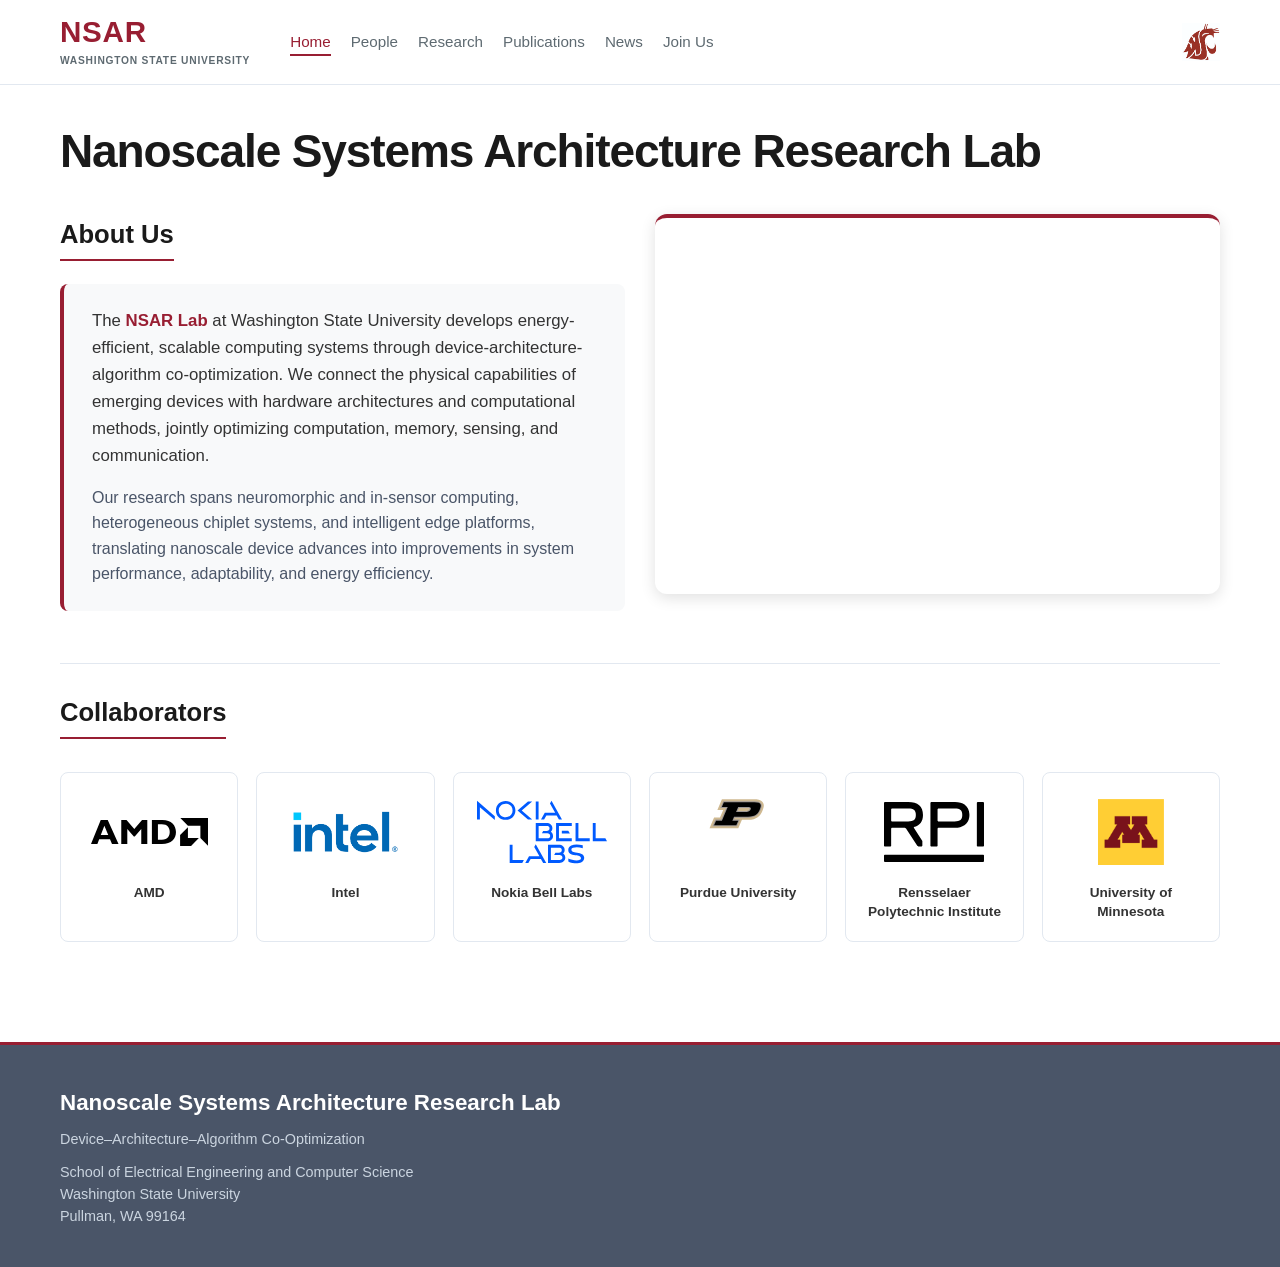
<file: index.html>
<!DOCTYPE html>
<html lang="en">
<head>
    <meta charset="UTF-8">
    <meta name="viewport" content="width=device-width, initial-scale=1.0">
    <title>Home | NSAR Lab | Washington State University</title>
    <meta name="description" content="The NSAR Lab at Washington State University co-optimizes devices, architectures, and algorithms for energy-efficient, scalable computing systems.">
    <link rel="stylesheet" href="styles.css">
</head>
<body>

    
<nav class="navbar">
    <div class="nav-container">
        
        
        <div class="nav-left">
            <div class="logo">
                <span class="lab-title" title="Nanoscale Systems Architecture Research Lab">NSAR</span>
                <span class="uni-title">WASHINGTON STATE UNIVERSITY</span>
            </div>
            <ul class="nav-links">
                <li><a href="index.html" class="active" aria-current="page">Home</a></li>
                <li><a href="people.html">People</a></li>
                <li><a href="research.html">Research</a></li>
                <li><a href="publications.html">Publications</a></li>
                <li><a href="news.html">News</a></li>
                <li><a href="join-us.html">Join Us</a></li>
            </ul>
        </div>

        
        <div class="nav-right">
            <img src="./images/wsu-logo.png" alt="WSU Logo" class="wsu-logo">
        </div>

    </div>
</nav>

    
    <main class="main-content">
        <h1 class="page-title home-title">Nanoscale Systems Architecture Research Lab</h1>

        
        <div class="home-layout">
            
            
            <div class="left-content">
                <section class="home-section">
                    <h2 class="section-heading">About Us</h2>
                    <div class="home-intro">
                        <p class="intro-text">
                            The <strong>NSAR Lab</strong> at Washington State University develops energy-efficient, scalable computing systems through device-architecture-algorithm co-optimization. We connect the physical capabilities of emerging devices with hardware architectures and computational methods, jointly optimizing computation, memory, sensing, and communication.
                        </p>
                        <p>
                            Our research spans neuromorphic and in-sensor computing, heterogeneous chiplet systems, and intelligent edge platforms, translating nanoscale device advances into improvements in system performance, adaptability, and energy efficiency.
                        </p>
                    </div>
                </section>

            </div>


            <div class="right-content">
                <div class="image-slider">
                    <img src="./images/wsu.jpeg" alt="WSU Campus View" class="slide-img img-1">
                    <img src="./images/seh.jpeg" alt="Schweitzer Engineering Hall" class="slide-img img-2">
                    <img src="./images/EEME_Exterior-View-e1717535762821.jpeg" alt="Voiland College of Engineering and Architecture" class="slide-img img-3">
                </div>
            </div>

        </div>
        <section class="collaborators-section" aria-labelledby="collaborators-heading">
            <h2 class="section-heading" id="collaborators-heading">Collaborators</h2>
            <div class="collaborator-grid">
                <a class="collaborator" href="https://www.amd.com/">
                    <span class="collaborator-logo"><img class="logo-amd" src="[data-uri]" alt="" width="140" height="34"></span>
                    <span class="collaborator-name">AMD</span>
                </a>
                <a class="collaborator" href="https://www.intel.com/">
                    <span class="collaborator-logo"><img class="logo-intel" src="[data-uri]" alt="" title="Intel logo © Intel Corporation"></span>
                    <span class="collaborator-name">Intel</span>
                </a>
                <a class="collaborator" href="https://www.nokia.com/bell-labs/">
                    <span class="collaborator-logo"><img class="logo-nokia" src="[data-uri]" alt="" width="82" height="40"></span>
                    <span class="collaborator-name">Nokia Bell Labs</span>
                </a>
                <a class="collaborator" href="https://www.purdue.edu/">
                    <span class="collaborator-logo"><img class="logo-purdue" src="[data-uri]" alt=""></span>
                    <span class="collaborator-name">Purdue University</span>
                </a>
                <a class="collaborator" href="https://www.rpi.edu/">
                    <span class="collaborator-logo"><img class="logo-rpi" src="[data-uri]" alt="" width="500" height="302"></span>
                    <span class="collaborator-name">Rensselaer Polytechnic Institute</span>
                </a>
                <a class="collaborator" href="https://twin-cities.umn.edu/">
                    <span class="collaborator-logo"><img class="logo-minnesota" src="[data-uri]" alt="" width="190" height="190"></span>
                    <span class="collaborator-name">University of Minnesota</span>
                </a>
            </div>
        </section>
    </main>

    
    <footer class="footer">
        <div class="footer-container">
            <h3 class="footer-title">Nanoscale Systems Architecture Research Lab</h3>
            <p class="footer-slogan">Device–Architecture–Algorithm Co-Optimization</p>
            <p>School of Electrical Engineering and Computer Science</p>
            <p>Washington State University</p>
            <p>Pullman, WA 99164</p>
        </div>
    </footer>

</body>
</html>
</file>
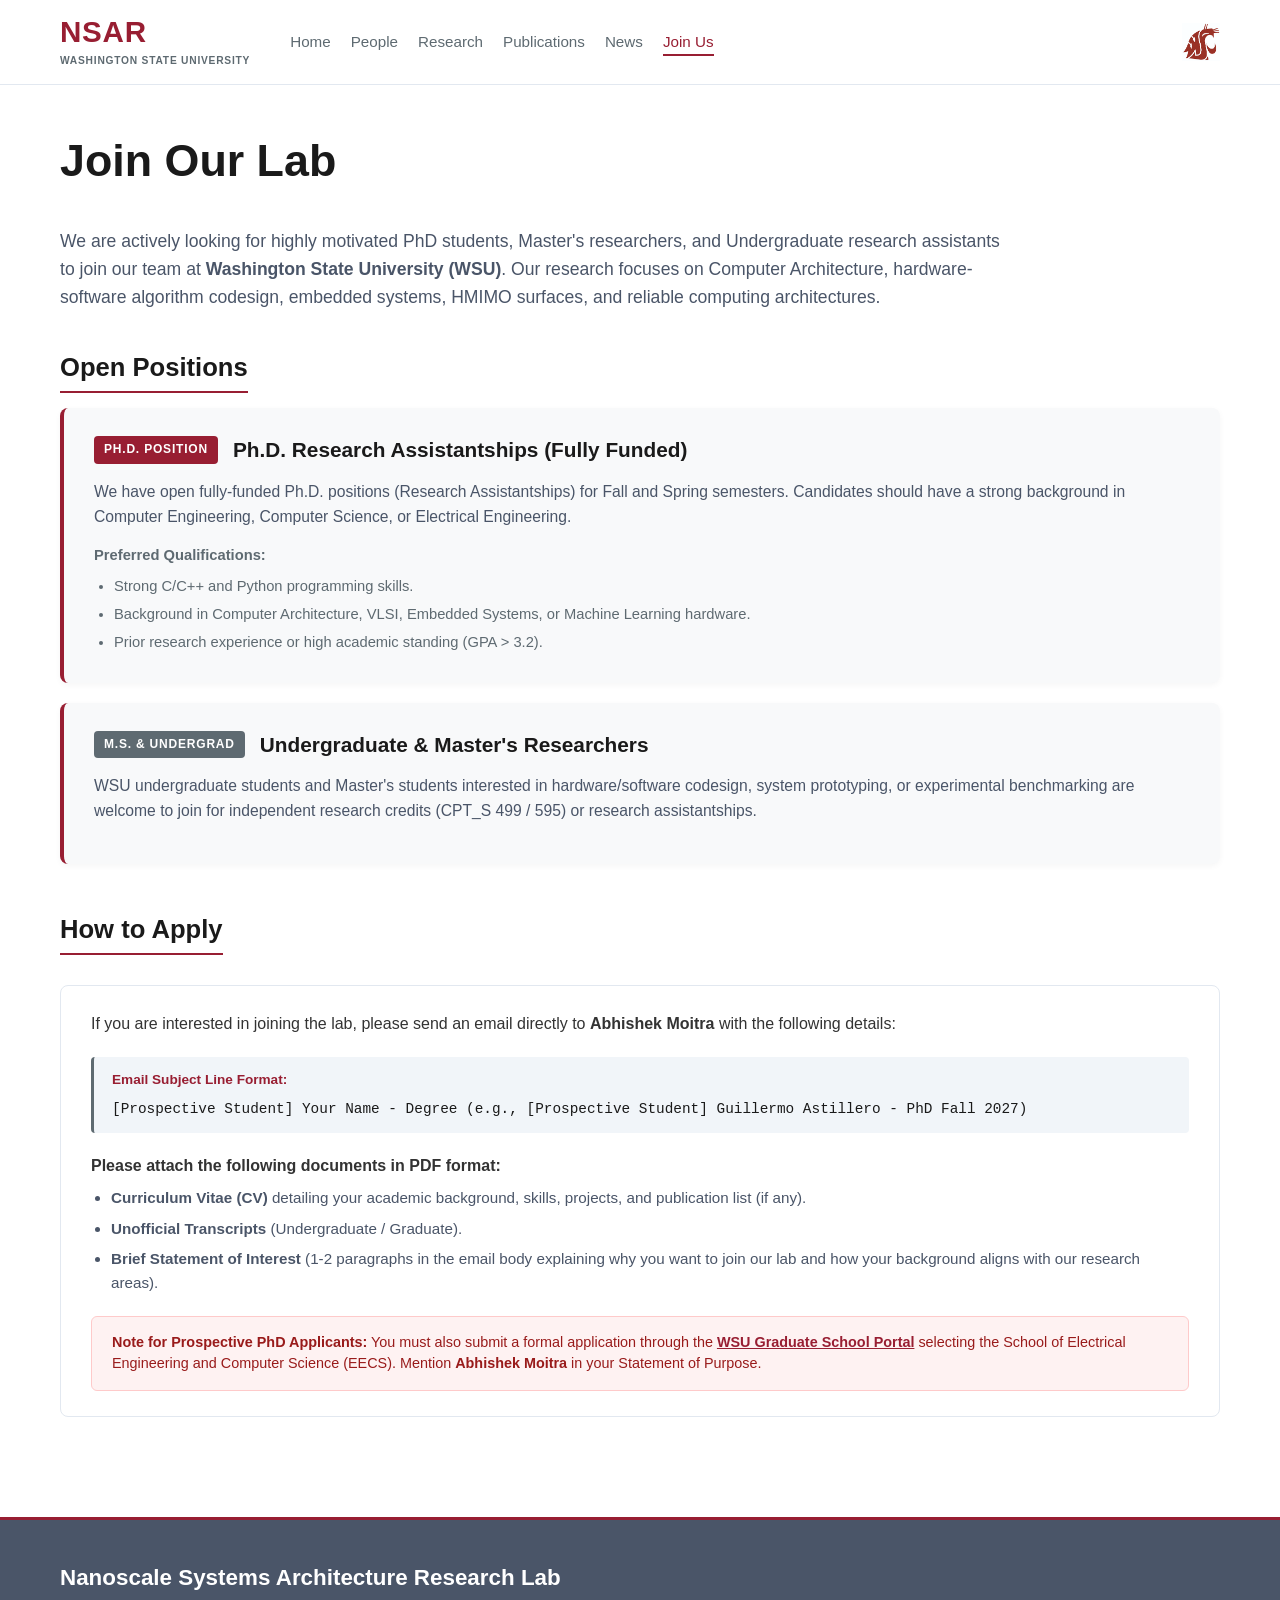
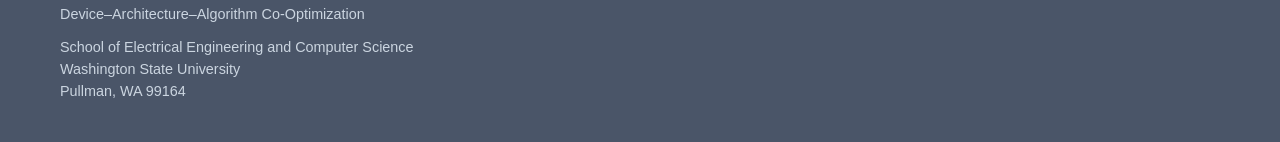
<file: join-us.html>
<!DOCTYPE html>
<html lang="en">
<head>
    <meta charset="UTF-8">
    <meta name="viewport" content="width=device-width, initial-scale=1.0">
    <title>Join Us | NSAR Lab | Washington State University</title>
    <link rel="stylesheet" href="styles.css">
</head>
<body>

    
    <nav class="navbar">
        <div class="nav-container">
            <div class="nav-left">
                <div class="logo">
                    <span class="lab-title" title="Nanoscale Systems Architecture Research Lab">NSAR</span>
                    <span class="uni-title">WASHINGTON STATE UNIVERSITY</span>
                </div>
                <ul class="nav-links">
                    <li><a href="index.html">Home</a></li>
                    <li><a href="people.html">People</a></li>
                    <li><a href="research.html">Research</a></li>
                    <li><a href="publications.html">Publications</a></li>
                    <li><a href="news.html">News</a></li>
                    <li><a href="join-us.html" class="active">Join Us</a></li>
                </ul>
            </div>

            <div class="nav-right">
                <img src="./images/wsu-logo.png" alt="WSU Logo" class="wsu-logo">
            </div>
        </div>
    </nav>

    
    <main class="main-content">
        <h1 class="page-title">Join Our Lab</h1>

        <p class="join-intro">
            We are actively looking for highly motivated PhD students, Master's researchers, and Undergraduate research assistants to join our team at <strong>Washington State University (WSU)</strong>. Our research focuses on Computer Architecture, hardware-software algorithm codesign, embedded systems, HMIMO surfaces, and reliable computing architectures.
        </p>


        <section class="positions-section">
            <h2 class="section-heading">Open Positions</h2>

            <div class="position-card">
                <div class="position-header">
                    <span class="pos-badge phd">Ph.D. Position</span>
                    <h3>Ph.D. Research Assistantships (Fully Funded)</h3>
                </div>
                <p class="pos-desc">
                    We have open fully-funded Ph.D. positions (Research Assistantships) for Fall and Spring semesters. Candidates should have a strong background in Computer Engineering, Computer Science, or Electrical Engineering.
                </p>
                <div class="pos-requirements">
                    <strong>Preferred Qualifications:</strong>
                    <ul>
                        <li>Strong C/C++ and Python programming skills.</li>
                        <li>Background in Computer Architecture, VLSI, Embedded Systems, or Machine Learning hardware.</li>
                        <li>Prior research experience or high academic standing (GPA &gt; 3.2).</li>
                    </ul>
                </div>
            </div>

            <div class="position-card">
                <div class="position-header">
                    <span class="pos-badge ms">M.S. &amp; Undergrad</span>
                    <h3>Undergraduate &amp; Master's Researchers</h3>
                </div>
                <p class="pos-desc">
                    WSU undergraduate students and Master's students interested in hardware/software codesign, system prototyping, or experimental benchmarking are welcome to join for independent research credits (CPT_S 499 / 595) or research assistantships.
                </p>
            </div>
        </section>

        
        <section class="application-guidelines">
            <h2 class="section-heading">How to Apply</h2>
            
            <div class="guidelines-box">
                <p>
                    If you are interested in joining the lab, please send an email directly to <strong>Abhishek Moitra</strong> with the following details:
                </p>

                <div class="subject-format">
                    <span class="format-label">Email Subject Line Format:</span>
                    <code>[Prospective Student] Your Name - Degree (e.g., [Prospective Student] Guillermo Astillero - PhD Fall 2027)</code>
                </div>

                <div class="checklist">
                    <strong>Please attach the following documents in PDF format:</strong>
                    <ul>
                        <li><strong>Curriculum Vitae (CV)</strong> detailing your academic background, skills, projects, and publication list (if any).</li>
                        <li><strong>Unofficial Transcripts</strong> (Undergraduate / Graduate).</li>
                        <li><strong>Brief Statement of Interest</strong> (1-2 paragraphs in the email body explaining why you want to join our lab and how your background aligns with our research areas).</li>
                    </ul>
                </div>

                <div class="important-note">
                    <strong>Note for Prospective PhD Applicants:</strong> You must also submit a formal application through the <a href="https://gradschool.wsu.edu/" target="_blank">WSU Graduate School Portal</a> selecting the School of Electrical Engineering and Computer Science (EECS). Mention <strong>Abhishek Moitra</strong> in your Statement of Purpose.
                </div>
            </div>
        </section>

    </main>

    
    <footer class="footer">
        <div class="footer-container">
            <h3 class="footer-title">Nanoscale Systems Architecture Research Lab</h3>
            <p class="footer-slogan">Device–Architecture–Algorithm Co-Optimization</p>
            <p>School of Electrical Engineering and Computer Science</p>
            <p>Washington State University</p>
            <p>Pullman, WA 99164</p>
        </div>
    </footer>

</body>
</html>
</file>
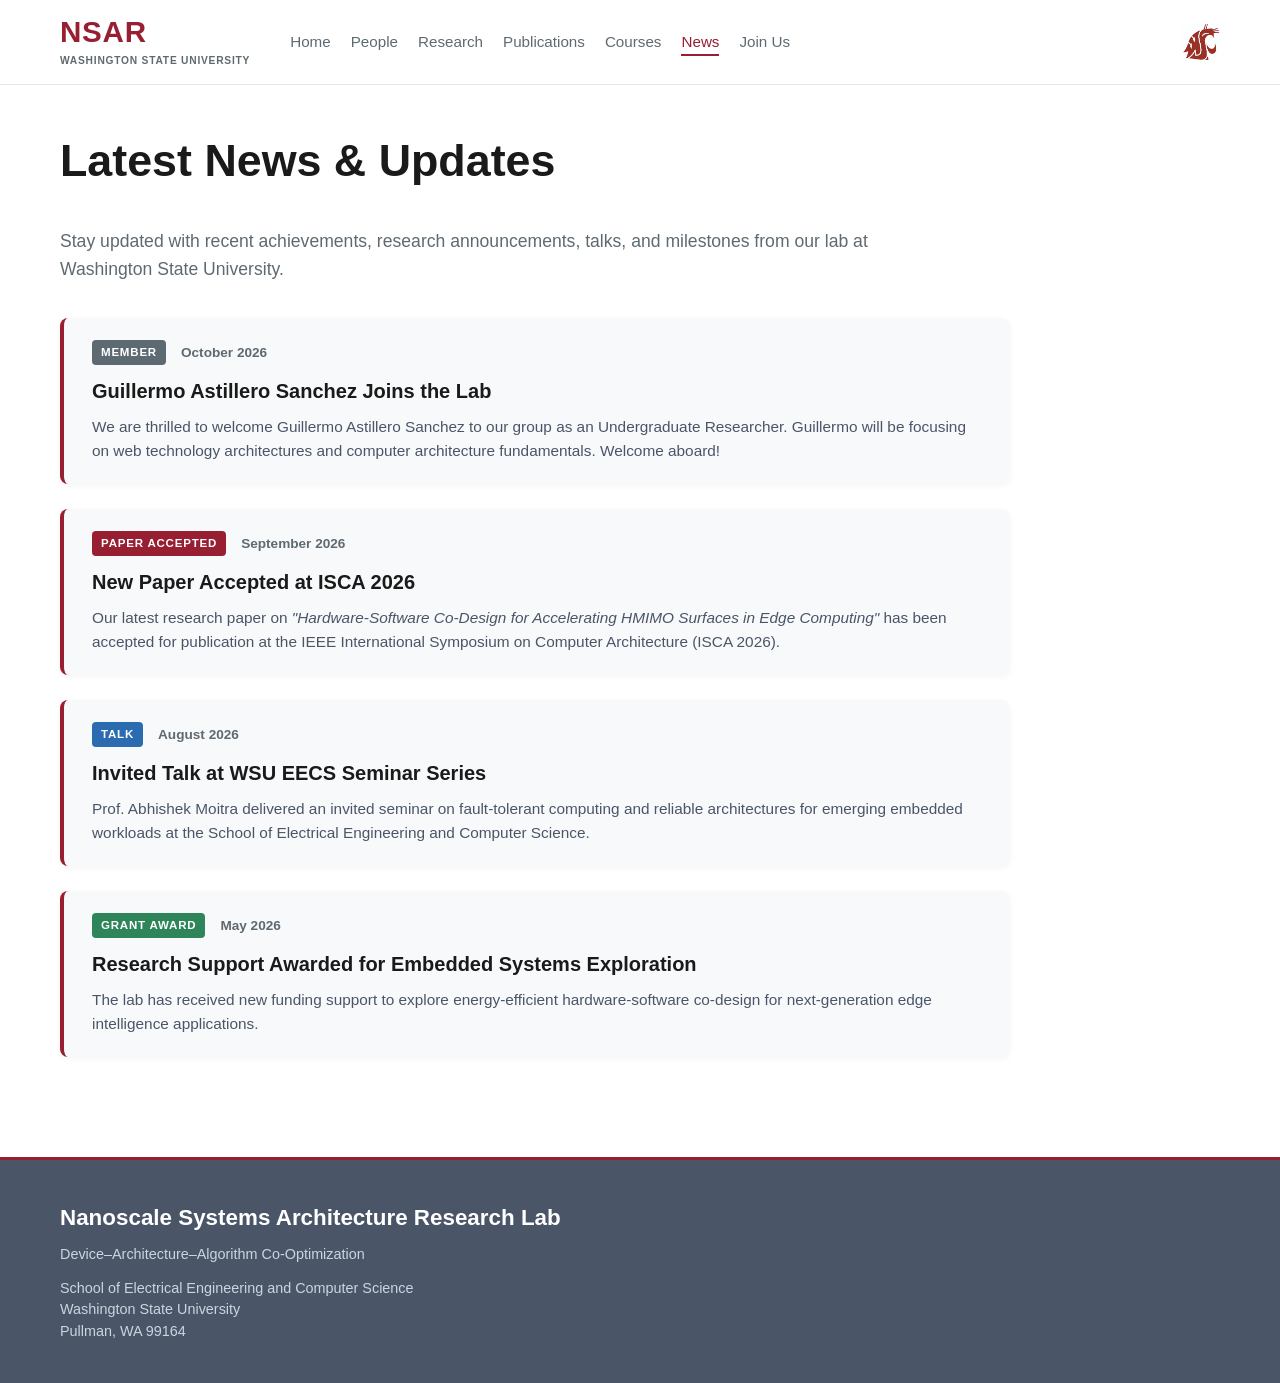
<file: news.html>
<!DOCTYPE html>
<html lang="en">
<head>
    <meta charset="UTF-8">
    <meta name="viewport" content="width=device-width, initial-scale=1.0">
    <title>News | NSAR Lab | Washington State University</title>
    <link rel="stylesheet" href="styles.css">
</head>
<body>

    
    <nav class="navbar">
        <div class="nav-container">
            <div class="nav-left">
                <div class="logo">
                    <span class="lab-title" title="Nanoscale Systems Architecture Research Lab">NSAR</span>
                    <span class="uni-title">WASHINGTON STATE UNIVERSITY</span>
                </div>
                <ul class="nav-links">
                    <li><a href="index.html">Home</a></li>
                    <li><a href="people.html">People</a></li>
                    <li><a href="research.html">Research</a></li>
                    <li><a href="publications.html">Publications</a></li>
                    <li><a href="#">Courses</a></li>
                    <li><a href="news.html" class="active">News</a></li>
                    <li><a href="join-us.html">Join Us</a></li>
                </ul>
            </div>

            <div class="nav-right">
                <img src="./images/wsu-logo.png" alt="WSU Logo" class="wsu-logo">
            </div>
        </div>
    </nav>

    
    <main class="main-content">
        <h1 class="page-title">Latest News &amp; Updates</h1>

        <p class="news-page-intro">
            Stay updated with recent achievements, research announcements, talks, and milestones from our lab at Washington State University.
        </p>

        
        <section class="news-timeline">

            <article class="news-card">
                <div class="news-card-header">
                    <span class="news-badge new-member">Member</span>
                    <span class="news-card-date">October 2026</span>
                </div>
                <h3>Guillermo Astillero Sanchez Joins the Lab</h3>
                <p>
                    We are thrilled to welcome Guillermo Astillero Sanchez to our group as an Undergraduate Researcher. Guillermo will be focusing on web technology architectures and computer architecture fundamentals. Welcome aboard!
                </p>
            </article>

            <article class="news-card">
                <div class="news-card-header">
                    <span class="news-badge paper">Paper Accepted</span>
                    <span class="news-card-date">September 2026</span>
                </div>
                <h3>New Paper Accepted at ISCA 2026</h3>
                <p>
                    Our latest research paper on <em>"Hardware-Software Co-Design for Accelerating HMIMO Surfaces in Edge Computing"</em> has been accepted for publication at the IEEE International Symposium on Computer Architecture (ISCA 2026).
                </p>
            </article>

            <article class="news-card">
                <div class="news-card-header">
                    <span class="news-badge talk">Talk</span>
                    <span class="news-card-date">August 2026</span>
                </div>
                <h3>Invited Talk at WSU EECS Seminar Series</h3>
                <p>
                    Prof. Abhishek Moitra delivered an invited seminar on fault-tolerant computing and reliable architectures for emerging embedded workloads at the School of Electrical Engineering and Computer Science.
                </p>
            </article>

            <article class="news-card">
                <div class="news-card-header">
                    <span class="news-badge grant">Grant Award</span>
                    <span class="news-card-date">May 2026</span>
                </div>
                <h3>Research Support Awarded for Embedded Systems Exploration</h3>
                <p>
                    The lab has received new funding support to explore energy-efficient hardware-software co-design for next-generation edge intelligence applications.
                </p>
            </article>

        </section>
    </main>


    <footer class="footer">
        <div class="footer-container">
            <h3 class="footer-title">Nanoscale Systems Architecture Research Lab</h3>
            <p class="footer-slogan">Device–Architecture–Algorithm Co-Optimization</p>
            <p>School of Electrical Engineering and Computer Science</p>
            <p>Washington State University</p>
            <p>Pullman, WA 99164</p>
        </div>
    </footer>

</body>
</html>
</file>
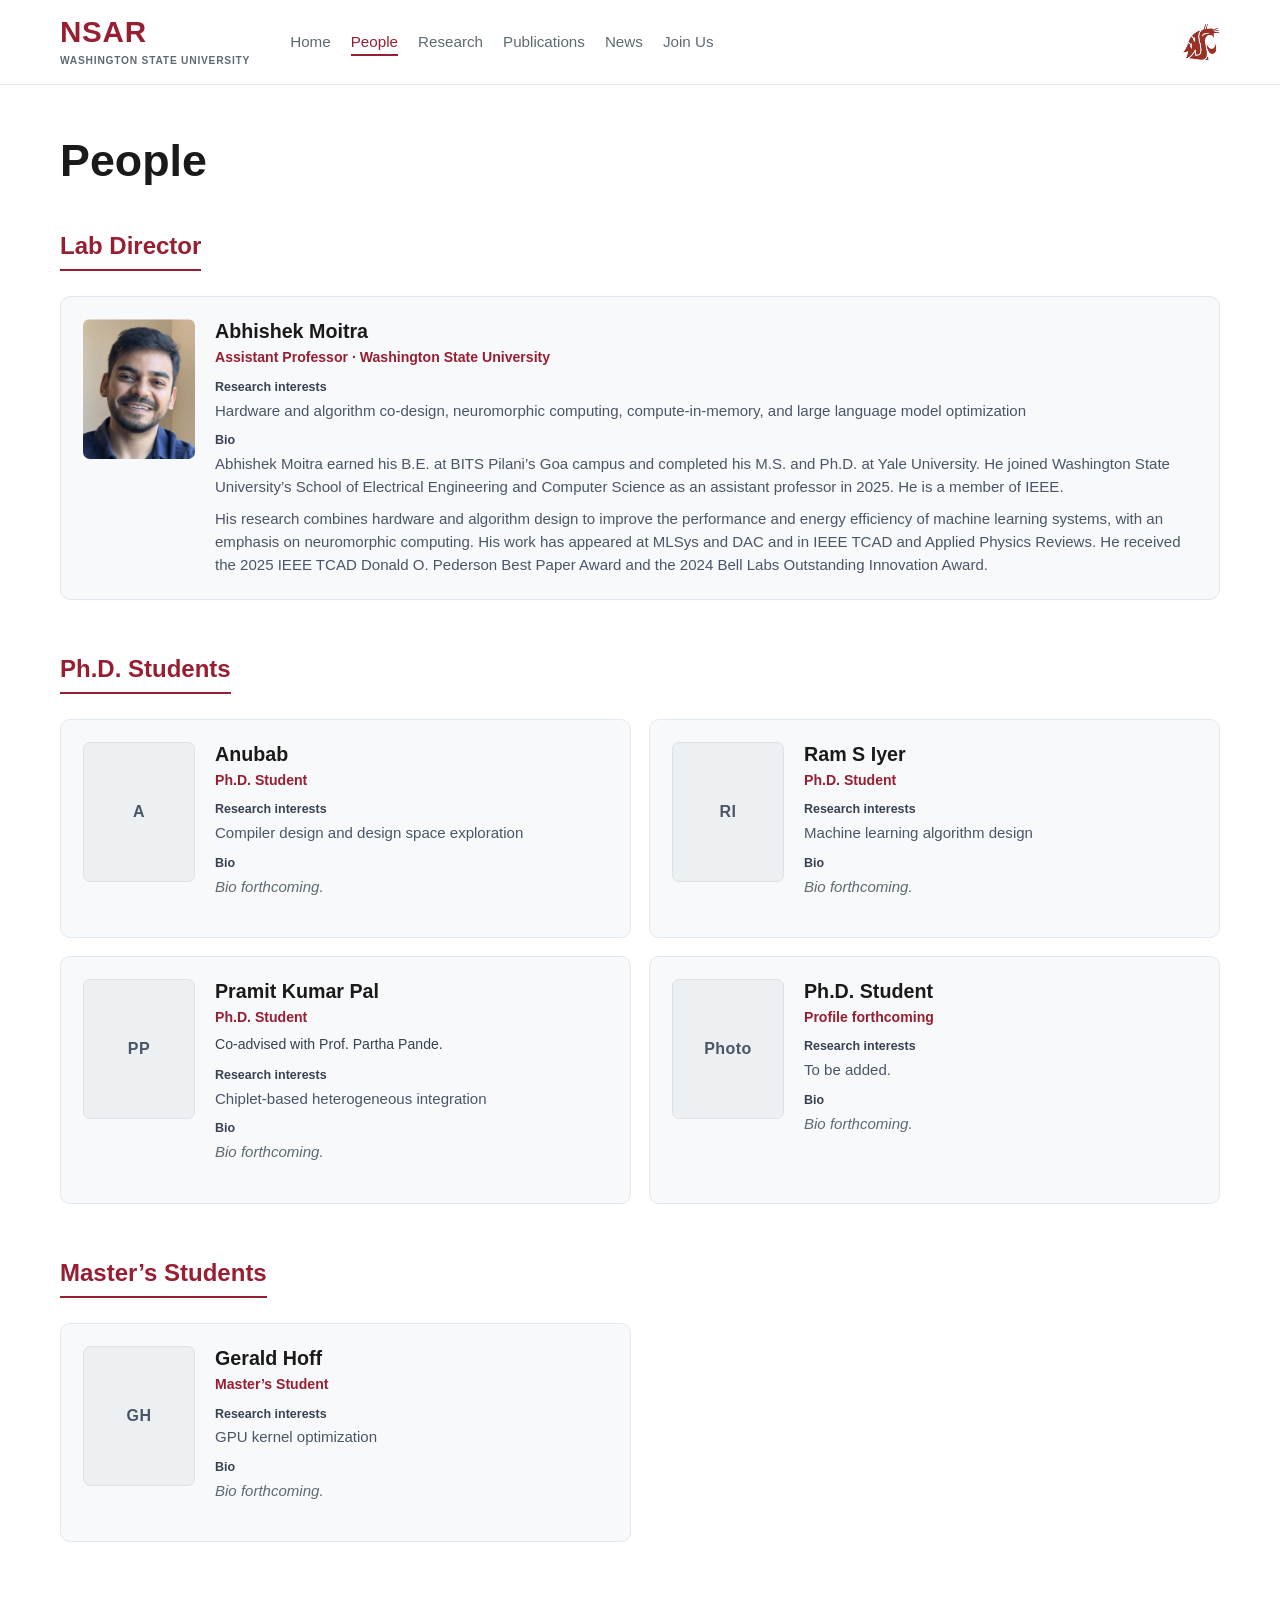
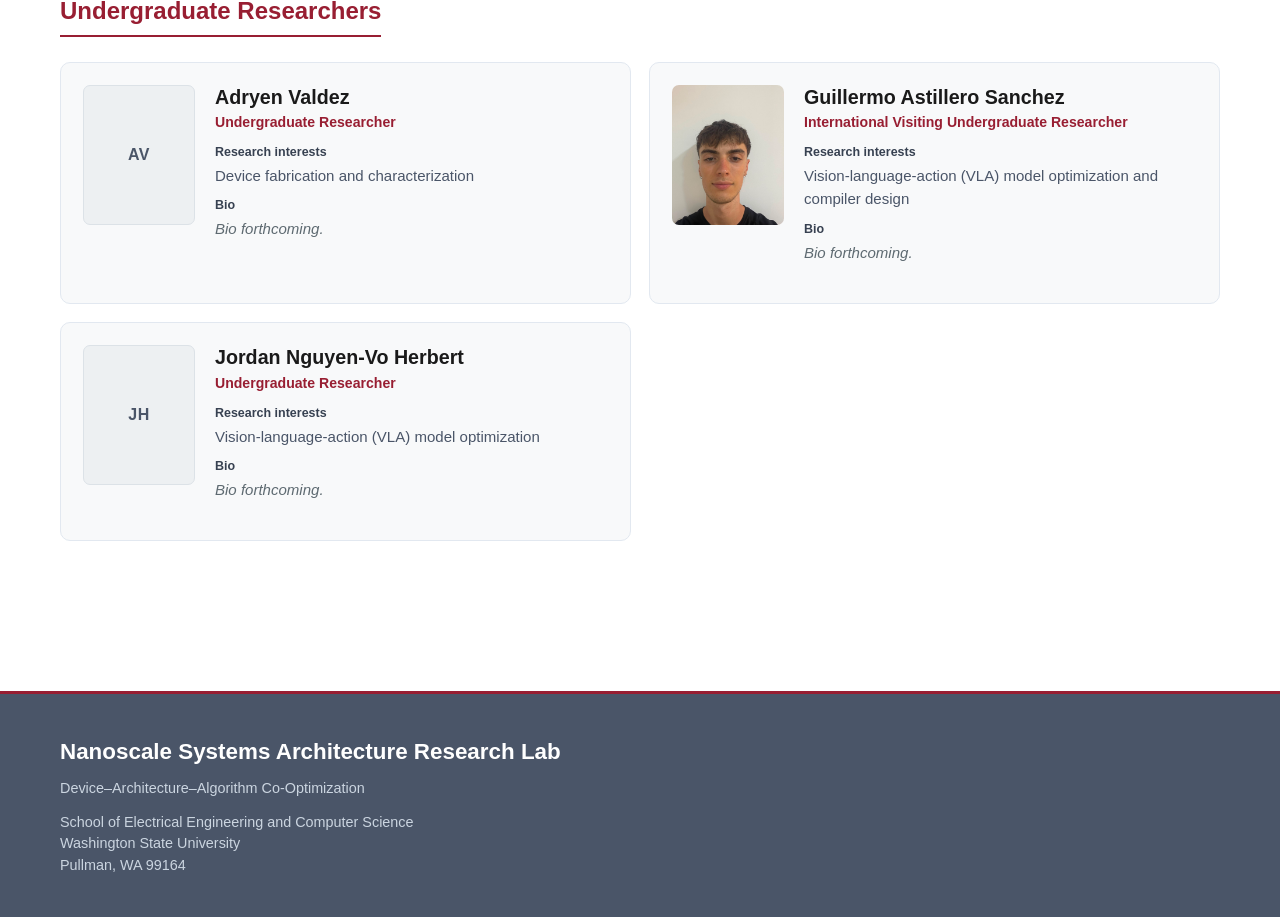
<file: people.html>
<!DOCTYPE html>
<html lang="en">
<head>
    <meta charset="UTF-8">
    <meta name="viewport" content="width=device-width, initial-scale=1.0">
    <title>People | NSAR Lab | Washington State University</title>
    <link rel="stylesheet" href="styles.css">
    <style>
        .people-grid {
            display: grid;
            grid-template-columns: repeat(2, minmax(0, 1fr));
            gap: 18px;
        }

        .profile-card {
            display: grid;
            grid-template-columns: 112px minmax(0, 1fr);
            gap: 20px;
            align-items: start;
            padding: 22px;
            background: #f8f9fa;
            border: 1px solid #e2e8f0;
            border-radius: 10px;
        }

        .profile-card.director { grid-column: 1 / -1; }

        .profile-photo {
            display: block;
            width: 100%;
            height: auto;
            aspect-ratio: 4 / 5;
            border-radius: 7px;
            object-fit: cover;
            object-position: center 35%;
        }

        .profile-photo.placeholder {
            display: grid;
            place-items: center;
            border: 1px solid #dce2e7;
            background: #edf0f2;
            color: #4a5568;
            font-size: 1rem;
            font-weight: 700;
            letter-spacing: 0.03em;
        }

        .profile-details h3 {
            margin-bottom: 4px;
            color: #1a1a1a;
            font-size: 1.23rem;
            line-height: 1.25;
        }

        .profile-role {
            margin-bottom: 10px;
            color: #981e32;
            font-weight: 650;
            font-size: 0.88rem;
            line-height: 1.4;
        }

        .profile-note {
            margin: -4px 0 10px;
            color: #374151;
            font-size: 0.88rem;
        }

        .profile-info dt {
            margin-top: 9px;
            color: #374151;
            font-size: 0.78rem;
            font-weight: 700;
        }

        .profile-info dd {
            margin: 1px 0 0;
            color: #4a5568;
            font-size: 0.94rem;
            line-height: 1.55;
        }

        .profile-info .profile-bio p + p { margin-top: 8px; }
        .profile-info .bio-placeholder {
            min-block-size: 2.7em;
            color: #5e6a71;
            font-style: italic;
        }

        @media (max-width: 960px) {
            .people-grid { grid-template-columns: 1fr; }
        }

        @media (max-width: 500px) {
            .profile-card { grid-template-columns: 70px minmax(0, 1fr); gap: 13px; padding: 15px; }
            .profile-details h3 { font-size: 1.07rem; }
            .profile-photo.placeholder { font-size: 0.87rem; }
        }
    </style>
</head>
<body>

    
<nav class="navbar">
    <div class="nav-container">
        
        
        <div class="nav-left">
            <div class="logo">
                <span class="lab-title" title="Nanoscale Systems Architecture Research Lab">NSAR</span>
                <span class="uni-title">WASHINGTON STATE UNIVERSITY</span>
            </div>
            <ul class="nav-links">
                <li><a href="index.html">Home</a></li>
                <li><a href="people.html" class="active" aria-current="page">People</a></li>
                <li><a href="research.html">Research</a></li>
                <li><a href="publications.html">Publications</a></li>
                <li><a href="news.html">News</a></li>
                <li><a href="join-us.html">Join Us</a></li>
            </ul>
        </div>

        
        <div class="nav-right">
            <img src="./images/wsu-logo.png" alt="WSU Logo" class="wsu-logo">
        </div>

    </div>
</nav>


    <main class="main-content">
        <h1 class="page-title">People</h1>

        <section class="group-section" aria-labelledby="lab-director">
            <h2 id="lab-director">Lab Director</h2>
            <div class="people-grid">
                <article class="profile-card director">
                    <img class="profile-photo" src="images/AbhishekMoitra.jpeg" alt="Abhishek Moitra" width="112" height="140">
                    <div class="profile-details">
                        <h3>Abhishek Moitra</h3>
                        <p class="profile-role">Assistant Professor · Washington State University</p>
                        <dl class="profile-info">
                            <dt>Research interests</dt>
                            <dd>Hardware and algorithm co-design, neuromorphic computing, compute-in-memory, and large language model optimization</dd>
                            <dt>Bio</dt>
                            <dd class="profile-bio">
                                <p>Abhishek Moitra earned his B.E. at BITS Pilani’s Goa campus and completed his M.S. and Ph.D. at Yale University. He joined Washington State University’s School of Electrical Engineering and Computer Science as an assistant professor in 2025. He is a member of IEEE.</p>
                                <p>His research combines hardware and algorithm design to improve the performance and energy efficiency of machine learning systems, with an emphasis on neuromorphic computing. His work has appeared at MLSys and DAC and in IEEE TCAD and Applied Physics Reviews. He received the 2025 IEEE TCAD Donald O. Pederson Best Paper Award and the 2024 Bell Labs Outstanding Innovation Award.</p>
                            </dd>
                        </dl>
                    </div>
                </article>
            </div>
        </section>

        <section class="group-section" aria-labelledby="phd-students">
            <h2 id="phd-students">Ph.D. Students</h2>
            <div class="people-grid">
                <article class="profile-card">
                    <div class="profile-photo placeholder" aria-hidden="true">A</div>
                    <div class="profile-details">
                        <h3>Anubab</h3>
                        <p class="profile-role">Ph.D. Student</p>
                        <dl class="profile-info">
                            <dt>Research interests</dt>
                            <dd>Compiler design and design space exploration</dd>
                            <dt>Bio</dt>
                            <dd class="profile-bio bio-placeholder">Bio forthcoming.</dd>
                        </dl>
                    </div>
                </article>

                <article class="profile-card">
                    <div class="profile-photo placeholder" aria-hidden="true">RI</div>
                    <div class="profile-details">
                        <h3>Ram S Iyer</h3>
                        <p class="profile-role">Ph.D. Student</p>
                        <dl class="profile-info">
                            <dt>Research interests</dt>
                            <dd>Machine learning algorithm design</dd>
                            <dt>Bio</dt>
                            <dd class="profile-bio bio-placeholder">Bio forthcoming.</dd>
                        </dl>
                    </div>
                </article>

                <article class="profile-card">
                    <div class="profile-photo placeholder" aria-hidden="true">PP</div>
                    <div class="profile-details">
                        <h3>Pramit Kumar Pal</h3>
                        <p class="profile-role">Ph.D. Student</p>
                        <p class="profile-note">Co-advised with Prof. Partha Pande.</p>
                        <dl class="profile-info">
                            <dt>Research interests</dt>
                            <dd>Chiplet-based heterogeneous integration</dd>
                            <dt>Bio</dt>
                            <dd class="profile-bio bio-placeholder">Bio forthcoming.</dd>
                        </dl>
                    </div>
                </article>

                <article class="profile-card">
                    <div class="profile-photo placeholder" aria-hidden="true">Photo</div>
                    <div class="profile-details">
                        <h3>Ph.D. Student</h3>
                        <p class="profile-role">Profile forthcoming</p>
                        <dl class="profile-info">
                            <dt>Research interests</dt>
                            <dd>To be added.</dd>
                            <dt>Bio</dt>
                            <dd class="profile-bio bio-placeholder">Bio forthcoming.</dd>
                        </dl>
                    </div>
                </article>
            </div>
        </section>

        <section class="group-section" aria-labelledby="masters-students">
            <h2 id="masters-students">Master’s Students</h2>
            <div class="people-grid">
                <article class="profile-card">
                    <div class="profile-photo placeholder" aria-hidden="true">GH</div>
                    <div class="profile-details">
                        <h3>Gerald Hoff</h3>
                        <p class="profile-role">Master’s Student</p>
                        <dl class="profile-info">
                            <dt>Research interests</dt>
                            <dd>GPU kernel optimization</dd>
                            <dt>Bio</dt>
                            <dd class="profile-bio bio-placeholder">Bio forthcoming.</dd>
                        </dl>
                    </div>
                </article>
            </div>
        </section>

        <section class="group-section" aria-labelledby="undergraduate-researchers">
            <h2 id="undergraduate-researchers">Undergraduate Researchers</h2>
            <div class="people-grid">
                <article class="profile-card">
                    <div class="profile-photo placeholder" aria-hidden="true">AV</div>
                    <div class="profile-details">
                        <h3>Adryen Valdez</h3>
                        <p class="profile-role">Undergraduate Researcher</p>
                        <dl class="profile-info">
                            <dt>Research interests</dt>
                            <dd>Device fabrication and characterization</dd>
                            <dt>Bio</dt>
                            <dd class="profile-bio bio-placeholder">Bio forthcoming.</dd>
                        </dl>
                    </div>
                </article>

                <article class="profile-card">
                    <img class="profile-photo" src="images/GuillermoAstillero.jpeg" alt="Guillermo Astillero Sanchez" width="112" height="140">
                    <div class="profile-details">
                        <h3>Guillermo Astillero Sanchez</h3>
                        <p class="profile-role">International Visiting Undergraduate Researcher</p>
                        <dl class="profile-info">
                            <dt>Research interests</dt>
                            <dd>Vision-language-action (VLA) model optimization and compiler design</dd>
                            <dt>Bio</dt>
                            <dd class="profile-bio bio-placeholder">Bio forthcoming.</dd>
                        </dl>
                    </div>
                </article>

                <article class="profile-card">
                    <div class="profile-photo placeholder" aria-hidden="true">JH</div>
                    <div class="profile-details">
                        <h3>Jordan Nguyen-Vo Herbert</h3>
                        <p class="profile-role">Undergraduate Researcher</p>
                        <dl class="profile-info">
                            <dt>Research interests</dt>
                            <dd>Vision-language-action (VLA) model optimization</dd>
                            <dt>Bio</dt>
                            <dd class="profile-bio bio-placeholder">Bio forthcoming.</dd>
                        </dl>
                    </div>
                </article>
            </div>
        </section>
    </main>

    <footer class="footer">
        <div class="footer-container">
            <h3 class="footer-title">Nanoscale Systems Architecture Research Lab</h3>
            <p class="footer-slogan">Device–Architecture–Algorithm Co-Optimization</p>
            <p>School of Electrical Engineering and Computer Science</p>
            <p>Washington State University</p>
            <p>Pullman, WA 99164</p>
        </div>
    </footer>

</body>
</html>
</file>
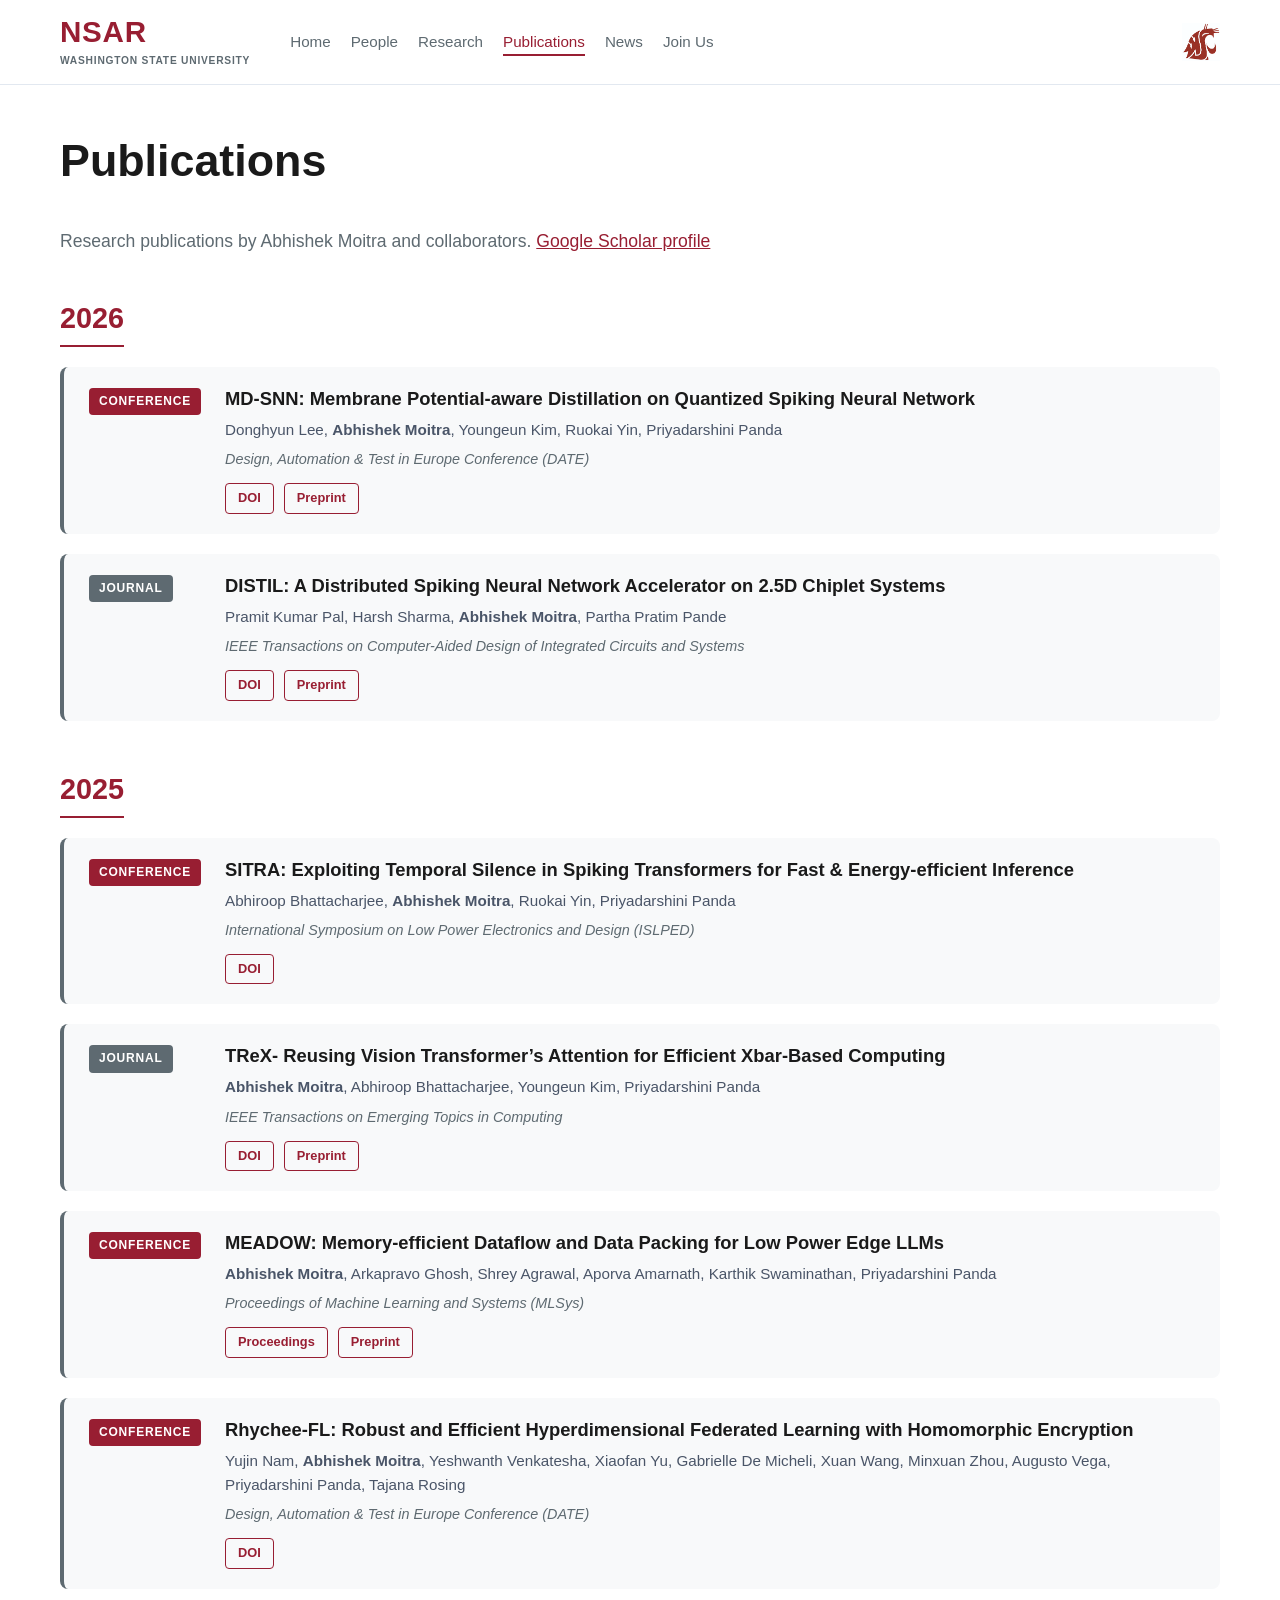
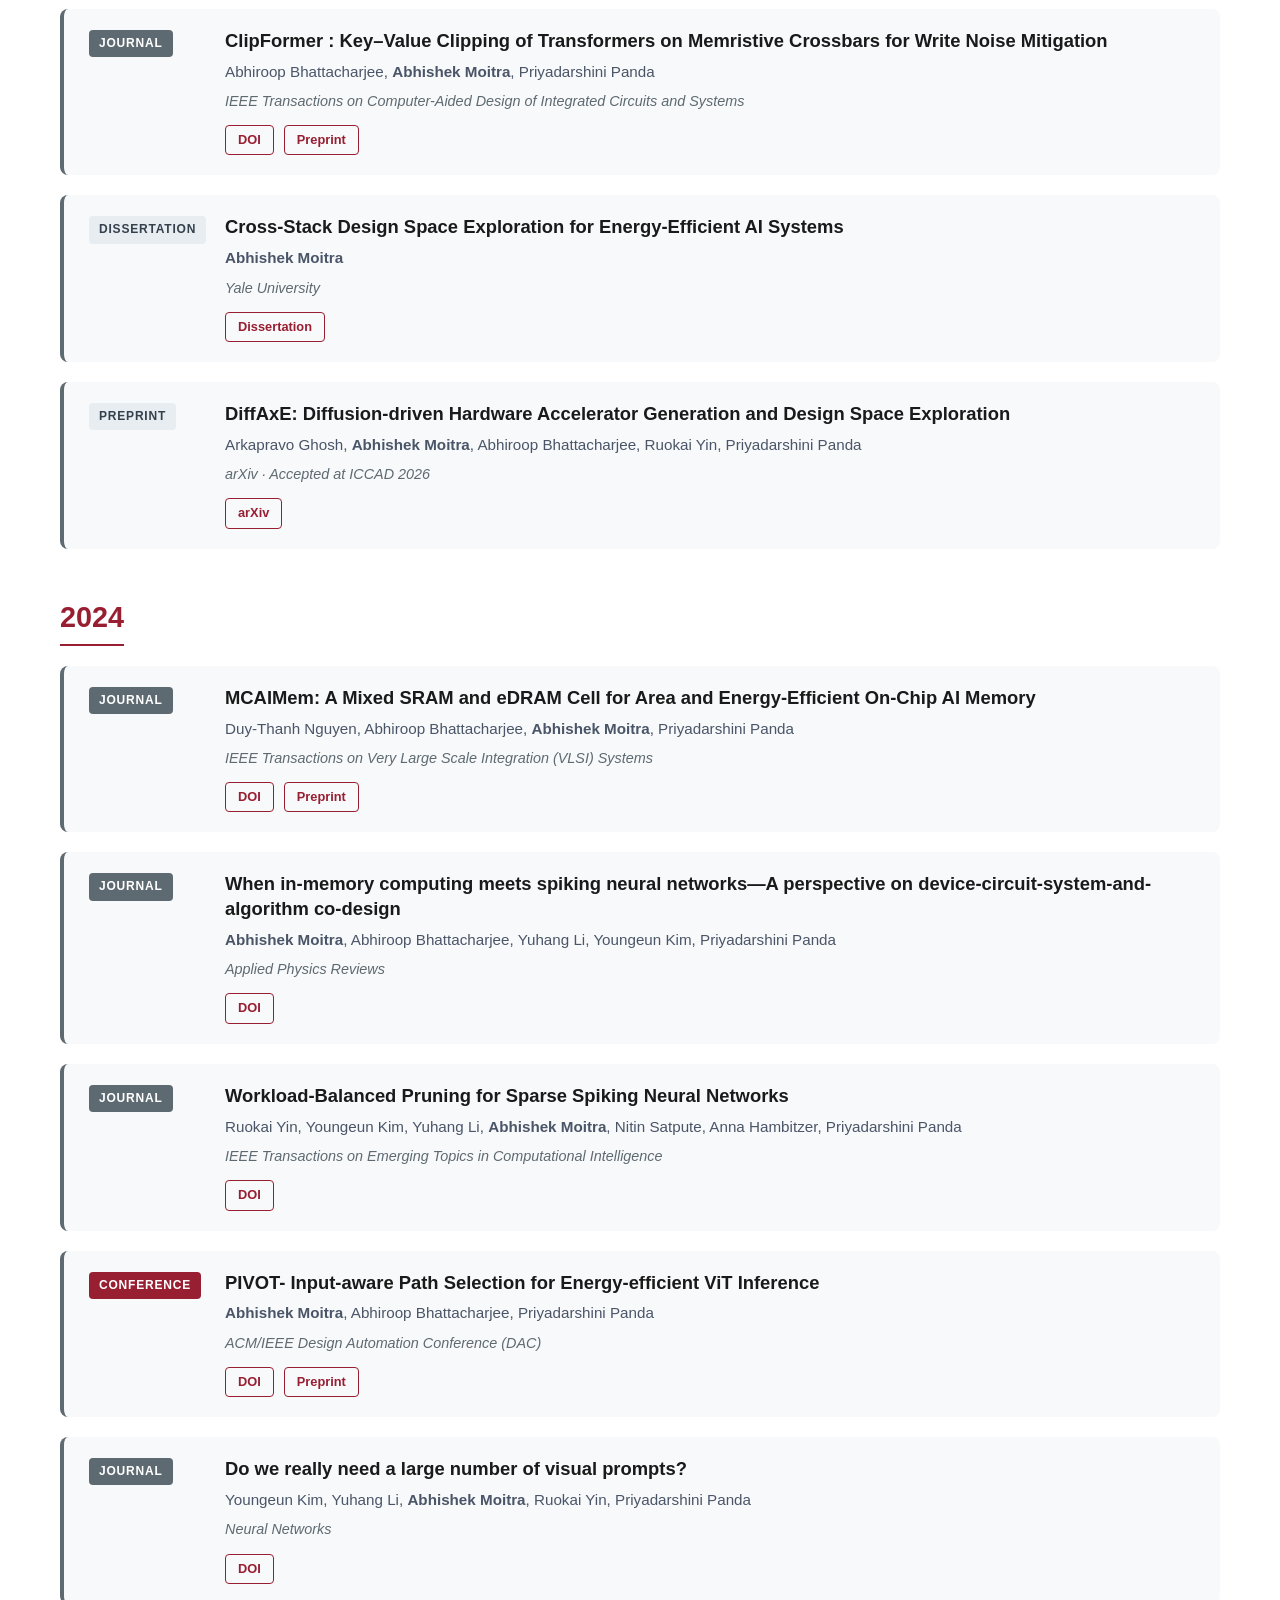
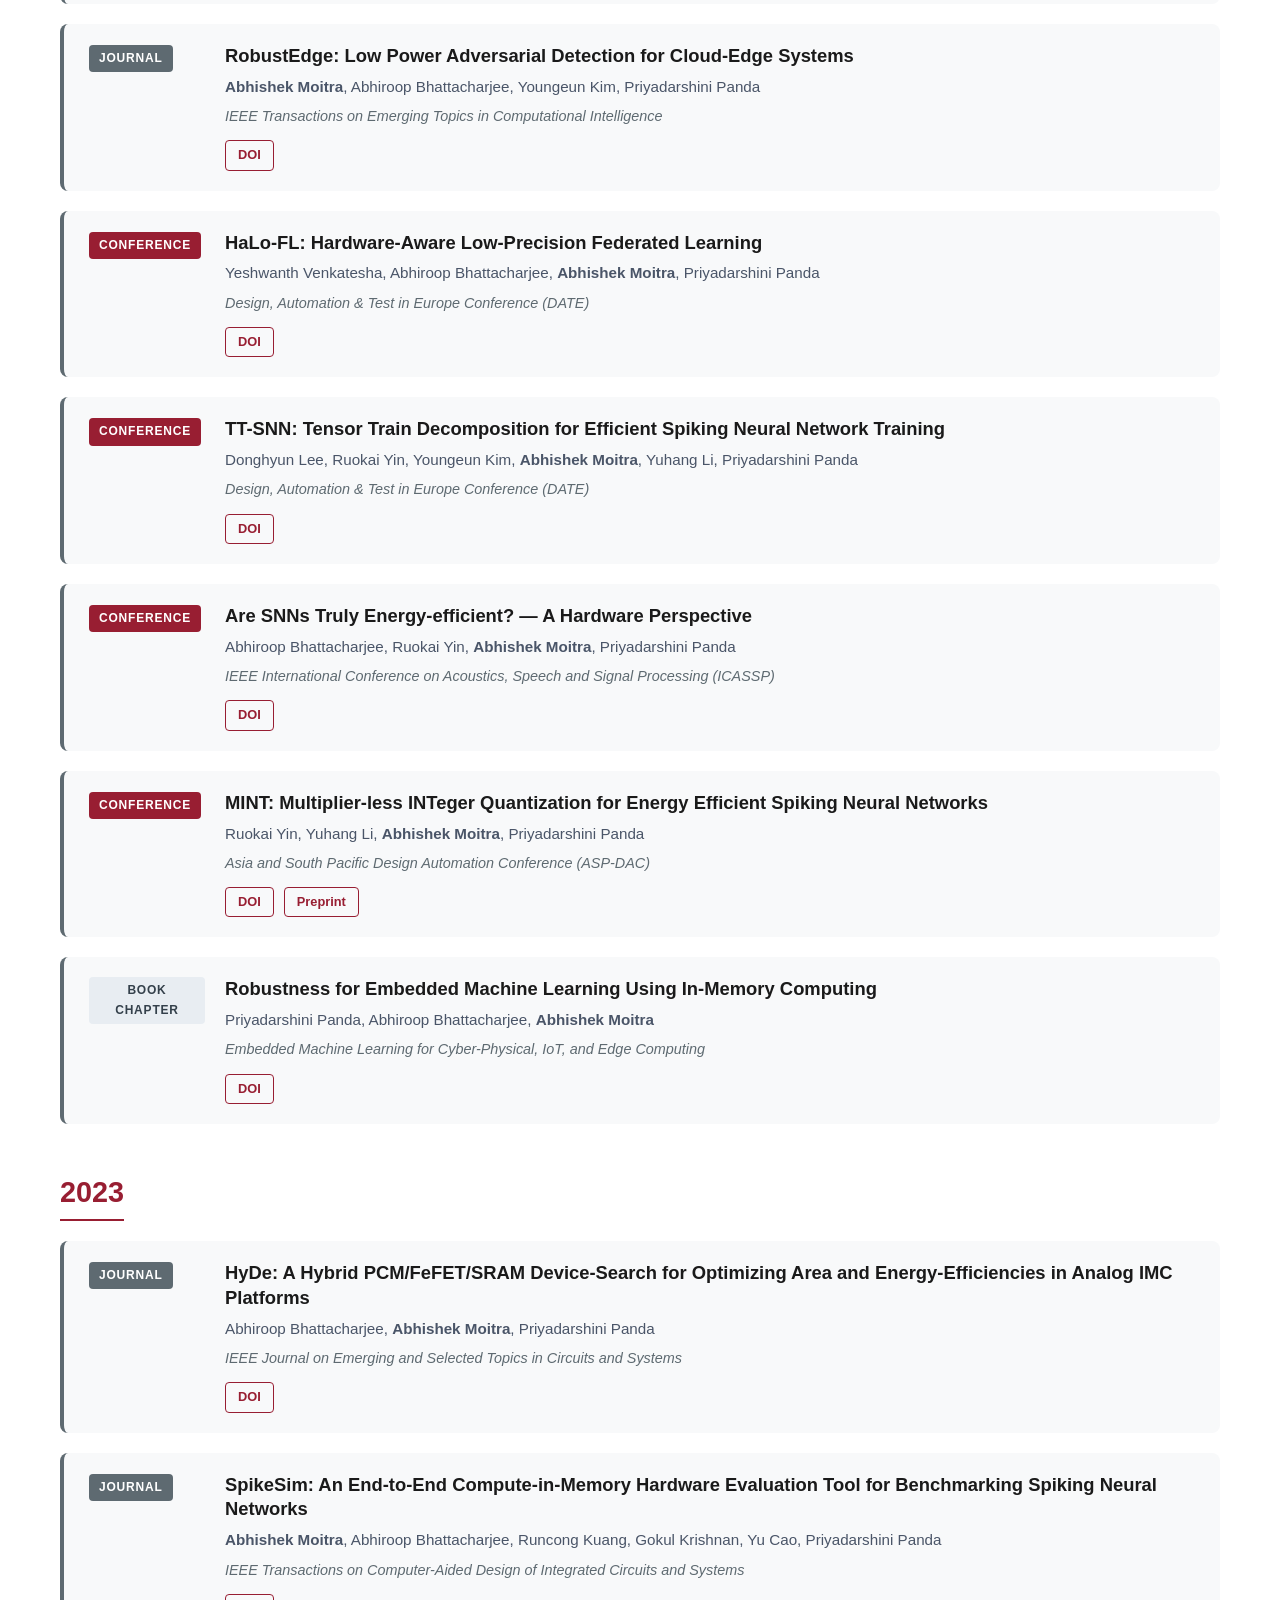
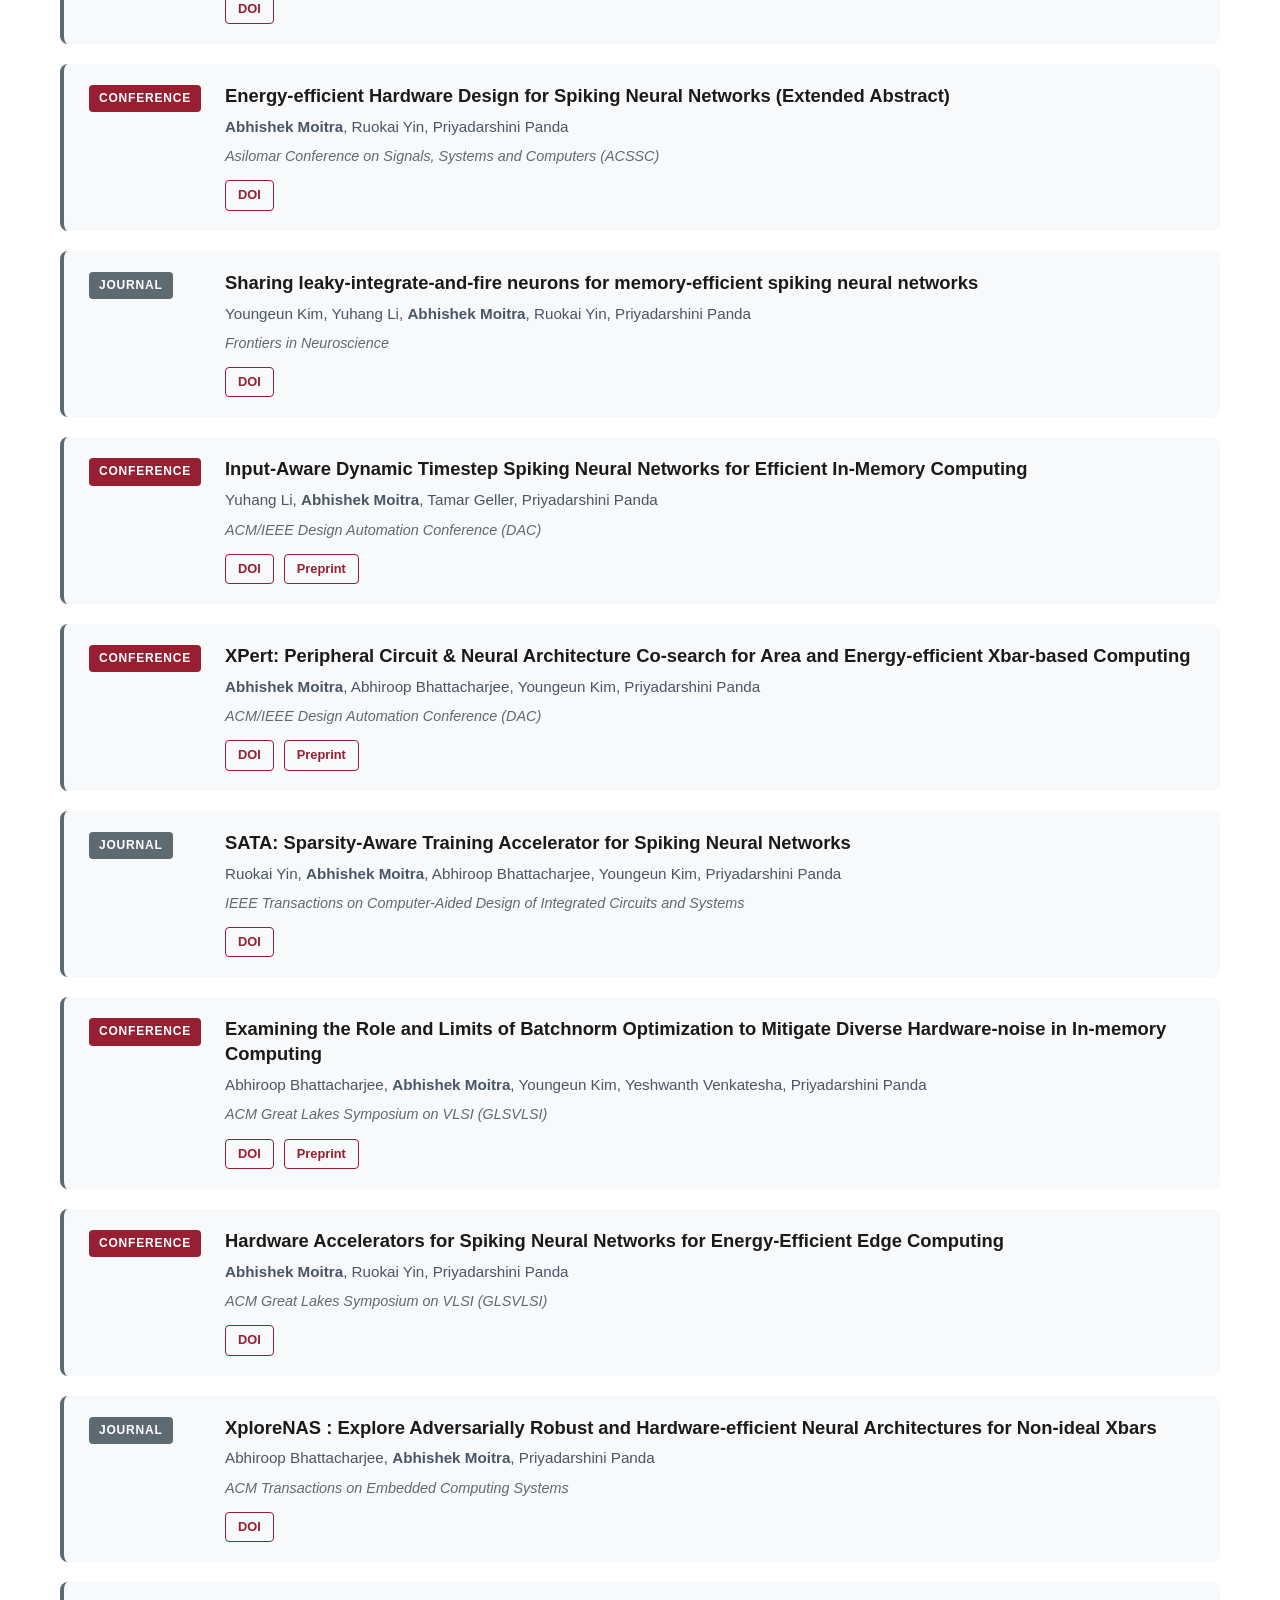
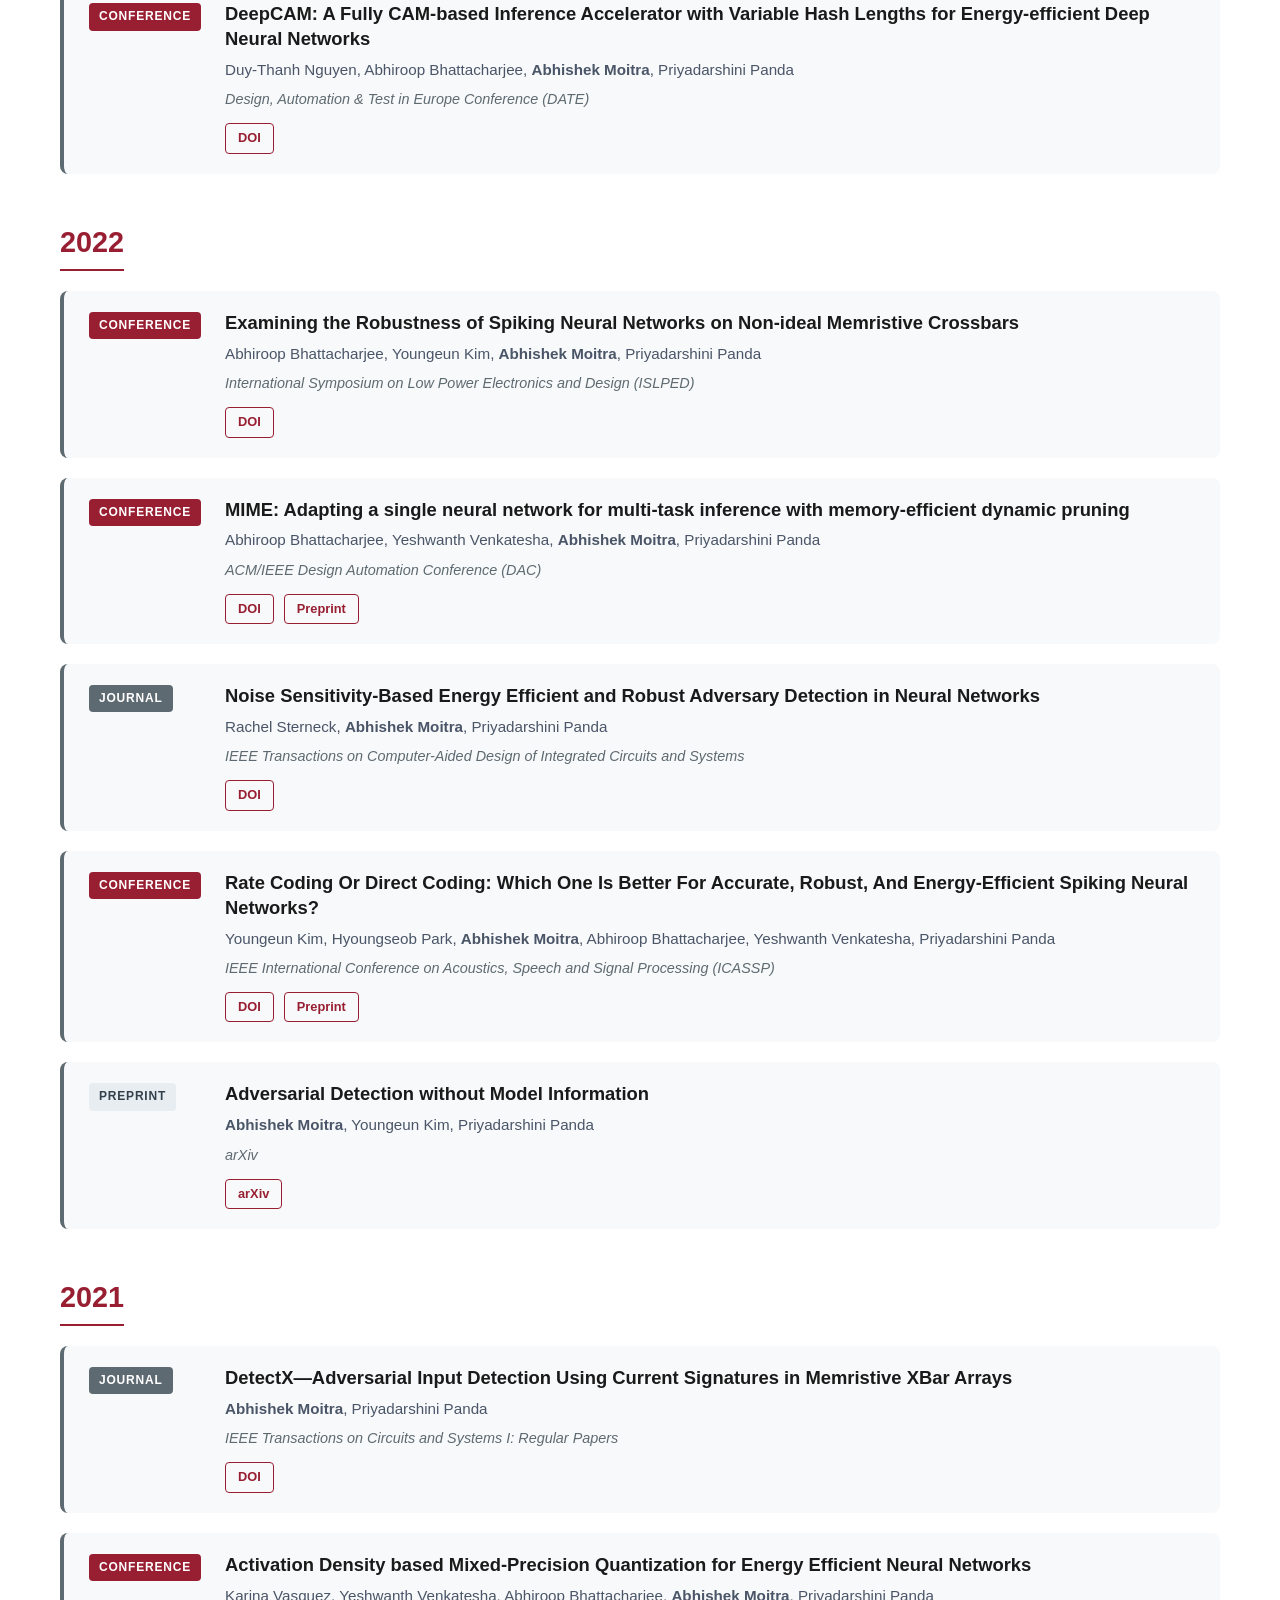
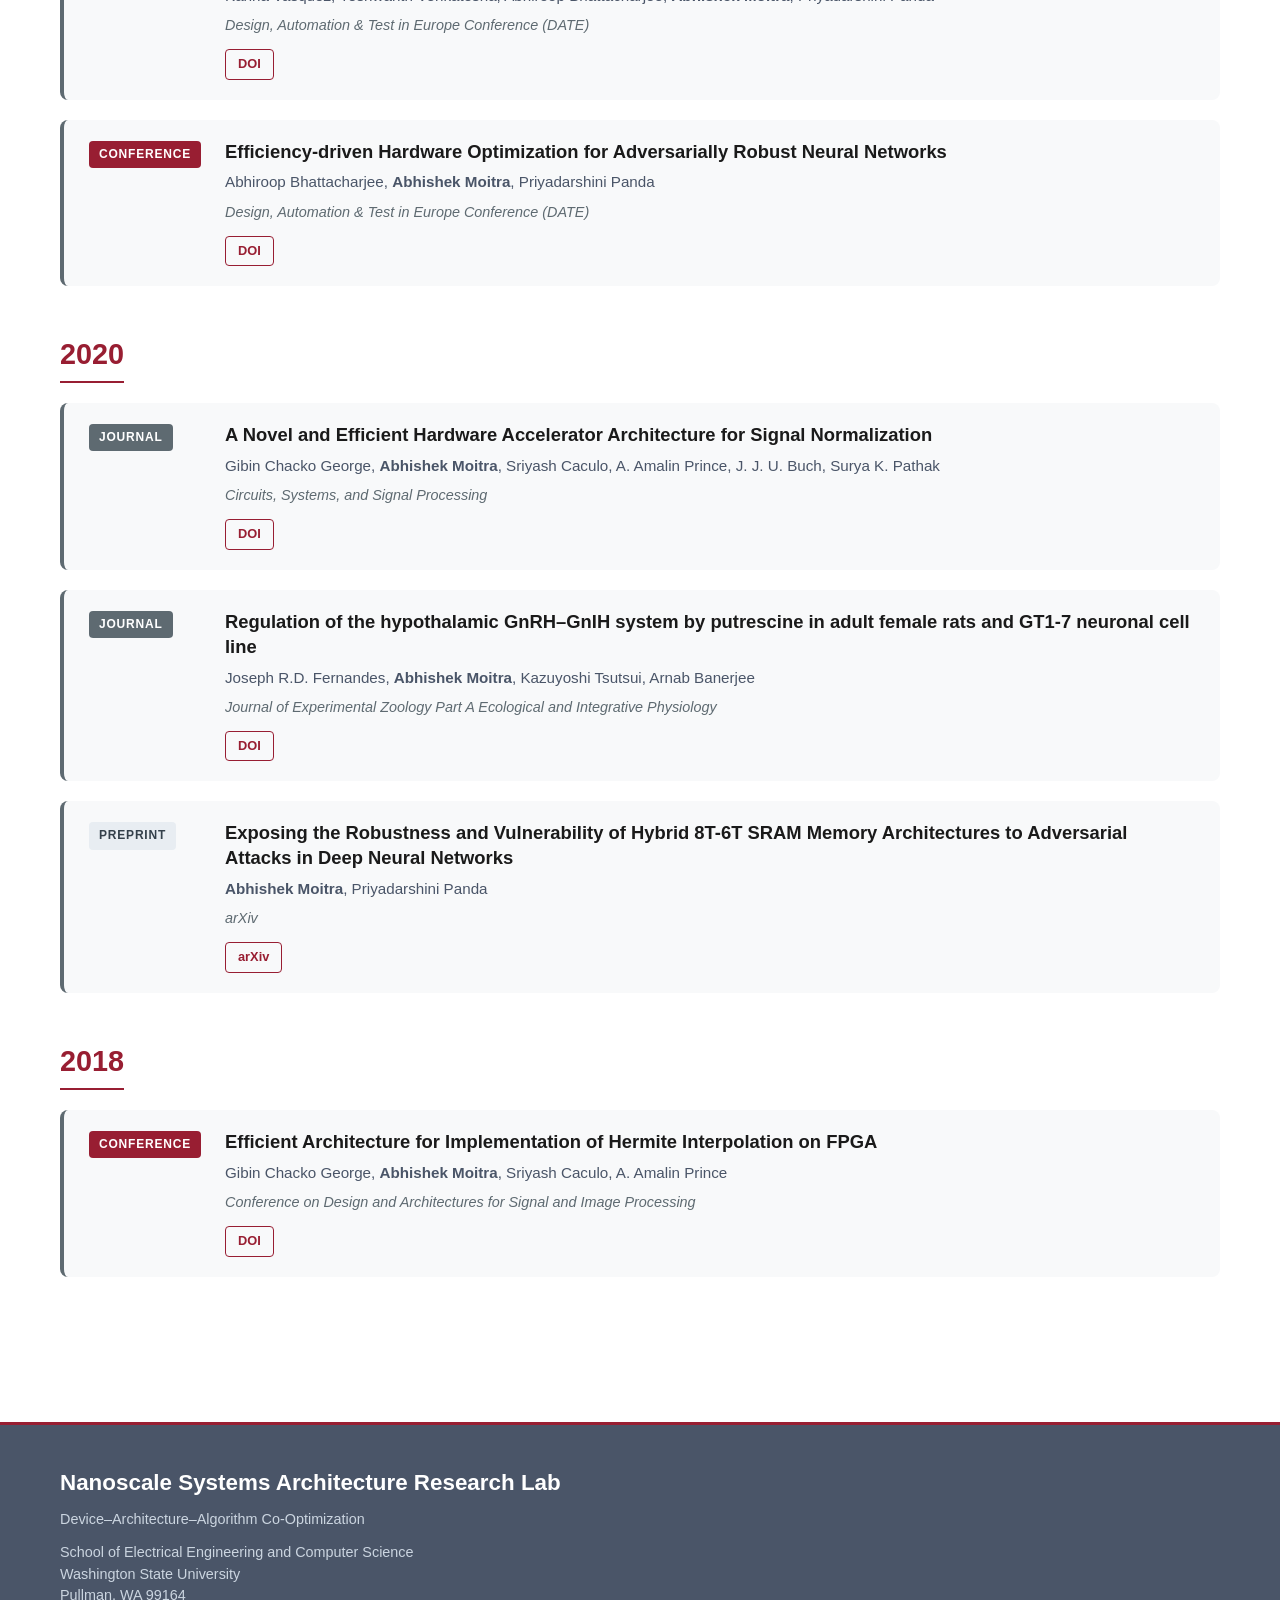
<file: publications.html>
<!DOCTYPE html>
<html lang="en">
<head>
    <meta charset="UTF-8">
    <meta name="viewport" content="width=device-width, initial-scale=1.0">
    <title>Publications | NSAR Lab | Washington State University</title>
    <link rel="stylesheet" href="styles.css">
    <style>
        .pub-badge.other { background-color: #e8edf2; color: #34404b; }
        .pub-intro a { color: #981e32; }
        @media (min-width: 851px) {
            .pub-badge-container { flex: 0 0 116px; }
        }
    </style>
</head>
<body>


<nav class="navbar">
    <div class="nav-container">
        
        
        <div class="nav-left">
            <div class="logo">
                <span class="lab-title" title="Nanoscale Systems Architecture Research Lab">NSAR</span>
                <span class="uni-title">WASHINGTON STATE UNIVERSITY</span>
            </div>
            <ul class="nav-links">
                <li><a href="index.html">Home</a></li>
                <li><a href="people.html">People</a></li>
                <li><a href="research.html">Research</a></li>
                <li><a href="publications.html" class="active" aria-current="page">Publications</a></li>
                <li><a href="news.html">News</a></li>
                <li><a href="join-us.html">Join Us</a></li>
            </ul>
        </div>

        
        <div class="nav-right">
            <img src="./images/wsu-logo.png" alt="WSU Logo" class="wsu-logo">
        </div>

    </div>
</nav>

    
    <main class="main-content">
        <h1 class="page-title">Publications</h1>
        <p class="pub-intro">
            Research publications by Abhishek Moitra and collaborators.
            <a href="https://scholar.google.com/citations?user=Mv7T17QAAAAJ&amp;hl=en">Google Scholar profile</a>
        </p>

        <section class="pub-year-section" aria-labelledby="publications-2026">
            <h2 class="year-heading" id="publications-2026">2026</h2>
            <div class="pub-list">
                <article class="pub-item">
                    <div class="pub-badge-container">
                        <span class="pub-badge conference">Conference</span>
                    </div>
                    <div class="pub-details">
                        <h3 class="pub-title">MD-SNN: Membrane Potential-aware Distillation on Quantized Spiking Neural Network</h3>
                        <p class="pub-authors">Donghyun Lee, <strong>Abhishek Moitra</strong>, Youngeun Kim, Ruokai Yin, Priyadarshini Panda</p>
                        <p class="pub-venue"><em>Design, Automation &amp; Test in Europe Conference (DATE)</em></p>
                        <div class="pub-links">
                        <a class="pub-btn" href="https://doi.org/10.23919/date69613.2026.11539133" aria-label="DOI for MD-SNN: Membrane Potential-aware Distillation on Quantized Spiking Neural Network">DOI</a>
                        <a class="pub-btn" href="https://arxiv.org/abs/2512.04443" aria-label="Preprint for MD-SNN: Membrane Potential-aware Distillation on Quantized Spiking Neural Network">Preprint</a>
                        </div>
                    </div>
                </article>

                <article class="pub-item">
                    <div class="pub-badge-container">
                        <span class="pub-badge journal">Journal</span>
                    </div>
                    <div class="pub-details">
                        <h3 class="pub-title">DISTIL: A Distributed Spiking Neural Network Accelerator on 2.5D Chiplet Systems</h3>
                        <p class="pub-authors">Pramit Kumar Pal, Harsh Sharma, <strong>Abhishek Moitra</strong>, Partha Pratim Pande</p>
                        <p class="pub-venue"><em>IEEE Transactions on Computer-Aided Design of Integrated Circuits and Systems</em></p>
                        <div class="pub-links">
                        <a class="pub-btn" href="https://doi.org/10.1109/tcad.2026.3716610" aria-label="DOI for DISTIL: A Distributed Spiking Neural Network Accelerator on 2.5D Chiplet Systems">DOI</a>
                        <a class="pub-btn" href="https://doi.org/10.36227/techrxiv.176945884.42345088/v1" aria-label="Preprint for DISTIL: A Distributed Spiking Neural Network Accelerator on 2.5D Chiplet Systems">Preprint</a>
                        </div>
                    </div>
                </article>
            </div>
        </section>

        <section class="pub-year-section" aria-labelledby="publications-2025">
            <h2 class="year-heading" id="publications-2025">2025</h2>
            <div class="pub-list">
                <article class="pub-item">
                    <div class="pub-badge-container">
                        <span class="pub-badge conference">Conference</span>
                    </div>
                    <div class="pub-details">
                        <h3 class="pub-title">SITRA: Exploiting Temporal Silence in Spiking Transformers for Fast &amp; Energy-efficient Inference</h3>
                        <p class="pub-authors">Abhiroop Bhattacharjee, <strong>Abhishek Moitra</strong>, Ruokai Yin, Priyadarshini Panda</p>
                        <p class="pub-venue"><em>International Symposium on Low Power Electronics and Design (ISLPED)</em></p>
                        <div class="pub-links">
                        <a class="pub-btn" href="https://doi.org/10.1109/islped65674.2025.11261761" aria-label="DOI for SITRA: Exploiting Temporal Silence in Spiking Transformers for Fast &amp; Energy-efficient Inference">DOI</a>
                        </div>
                    </div>
                </article>

                <article class="pub-item">
                    <div class="pub-badge-container">
                        <span class="pub-badge journal">Journal</span>
                    </div>
                    <div class="pub-details">
                        <h3 class="pub-title">TReX- Reusing Vision Transformer’s Attention for Efficient Xbar-Based Computing</h3>
                        <p class="pub-authors"><strong>Abhishek Moitra</strong>, Abhiroop Bhattacharjee, Youngeun Kim, Priyadarshini Panda</p>
                        <p class="pub-venue"><em>IEEE Transactions on Emerging Topics in Computing</em></p>
                        <div class="pub-links">
                        <a class="pub-btn" href="https://doi.org/10.1109/tetc.2024.3480524" aria-label="DOI for TReX- Reusing Vision Transformer’s Attention for Efficient Xbar-Based Computing">DOI</a>
                        <a class="pub-btn" href="https://arxiv.org/abs/2408.12742" aria-label="Preprint for TReX- Reusing Vision Transformer’s Attention for Efficient Xbar-Based Computing">Preprint</a>
                        </div>
                    </div>
                </article>

                <article class="pub-item">
                    <div class="pub-badge-container">
                        <span class="pub-badge conference">Conference</span>
                    </div>
                    <div class="pub-details">
                        <h3 class="pub-title">MEADOW: Memory-efficient Dataflow and Data Packing for Low Power Edge LLMs</h3>
                        <p class="pub-authors"><strong>Abhishek Moitra</strong>, Arkapravo Ghosh, Shrey Agrawal, Aporva Amarnath, Karthik Swaminathan, Priyadarshini Panda</p>
                        <p class="pub-venue"><em>Proceedings of Machine Learning and Systems (MLSys)</em></p>
                        <div class="pub-links">
                        <a class="pub-btn" href="https://proceedings.mlsys.org/paper_files/paper/2025/hash/259a5df46308d60f8454bd4adcc3b462-Abstract-Conference.html" aria-label="Proceedings for MEADOW: Memory-efficient Dataflow and Data Packing for Low Power Edge LLMs">Proceedings</a>
                        <a class="pub-btn" href="https://arxiv.org/abs/2503.11663" aria-label="Preprint for MEADOW: Memory-efficient Dataflow and Data Packing for Low Power Edge LLMs">Preprint</a>
                        </div>
                    </div>
                </article>

                <article class="pub-item">
                    <div class="pub-badge-container">
                        <span class="pub-badge conference">Conference</span>
                    </div>
                    <div class="pub-details">
                        <h3 class="pub-title">Rhychee-FL: Robust and Efficient Hyperdimensional Federated Learning with Homomorphic Encryption</h3>
                        <p class="pub-authors">Yujin Nam, <strong>Abhishek Moitra</strong>, Yeshwanth Venkatesha, Xiaofan Yu, Gabrielle De Micheli, Xuan Wang, Minxuan Zhou, Augusto Vega, Priyadarshini Panda, Tajana Rosing</p>
                        <p class="pub-venue"><em>Design, Automation &amp; Test in Europe Conference (DATE)</em></p>
                        <div class="pub-links">
                        <a class="pub-btn" href="https://doi.org/10.23919/date64628.2025.10992697" aria-label="DOI for Rhychee-FL: Robust and Efficient Hyperdimensional Federated Learning with Homomorphic Encryption">DOI</a>
                        </div>
                    </div>
                </article>

                <article class="pub-item">
                    <div class="pub-badge-container">
                        <span class="pub-badge journal">Journal</span>
                    </div>
                    <div class="pub-details">
                        <h3 class="pub-title">ClipFormer : Key–Value Clipping of Transformers on Memristive Crossbars for Write Noise Mitigation</h3>
                        <p class="pub-authors">Abhiroop Bhattacharjee, <strong>Abhishek Moitra</strong>, Priyadarshini Panda</p>
                        <p class="pub-venue"><em>IEEE Transactions on Computer-Aided Design of Integrated Circuits and Systems</em></p>
                        <div class="pub-links">
                        <a class="pub-btn" href="https://doi.org/10.1109/tcad.2024.3435762" aria-label="DOI for ClipFormer : Key–Value Clipping of Transformers on Memristive Crossbars for Write Noise Mitigation">DOI</a>
                        <a class="pub-btn" href="https://arxiv.org/abs/2402.02586" aria-label="Preprint for ClipFormer : Key–Value Clipping of Transformers on Memristive Crossbars for Write Noise Mitigation">Preprint</a>
                        </div>
                    </div>
                </article>

                <article class="pub-item">
                    <div class="pub-badge-container">
                        <span class="pub-badge other">Dissertation</span>
                    </div>
                    <div class="pub-details">
                        <h3 class="pub-title">Cross-Stack Design Space Exploration for Energy-Efficient AI Systems</h3>
                        <p class="pub-authors"><strong>Abhishek Moitra</strong></p>
                        <p class="pub-venue"><em>Yale University</em></p>
                        <div class="pub-links">
                        <a class="pub-btn" href="https://elischolar.library.yale.edu/gsas_dissertations/1913/" aria-label="Dissertation for Cross-Stack Design Space Exploration for Energy-Efficient AI Systems">Dissertation</a>
                        </div>
                    </div>
                </article>

                <article class="pub-item">
                    <div class="pub-badge-container">
                        <span class="pub-badge other">Preprint</span>
                    </div>
                    <div class="pub-details">
                        <h3 class="pub-title">DiffAxE: Diffusion-driven Hardware Accelerator Generation and Design Space Exploration</h3>
                        <p class="pub-authors">Arkapravo Ghosh, <strong>Abhishek Moitra</strong>, Abhiroop Bhattacharjee, Ruokai Yin, Priyadarshini Panda</p>
                        <p class="pub-venue"><em>arXiv · Accepted at ICCAD 2026</em></p>
                        <div class="pub-links">
                        <a class="pub-btn" href="https://arxiv.org/abs/2508.10303" aria-label="arXiv for DiffAxE: Diffusion-driven Hardware Accelerator Generation and Design Space Exploration">arXiv</a>
                        </div>
                    </div>
                </article>
            </div>
        </section>

        <section class="pub-year-section" aria-labelledby="publications-2024">
            <h2 class="year-heading" id="publications-2024">2024</h2>
            <div class="pub-list">
                <article class="pub-item">
                    <div class="pub-badge-container">
                        <span class="pub-badge journal">Journal</span>
                    </div>
                    <div class="pub-details">
                        <h3 class="pub-title">MCAIMem: A Mixed SRAM and eDRAM Cell for Area and Energy-Efficient On-Chip AI Memory</h3>
                        <p class="pub-authors">Duy-Thanh Nguyen, Abhiroop Bhattacharjee, <strong>Abhishek Moitra</strong>, Priyadarshini Panda</p>
                        <p class="pub-venue"><em>IEEE Transactions on Very Large Scale Integration (VLSI) Systems</em></p>
                        <div class="pub-links">
                        <a class="pub-btn" href="https://doi.org/10.1109/tvlsi.2024.3439231" aria-label="DOI for MCAIMem: A Mixed SRAM and eDRAM Cell for Area and Energy-Efficient On-Chip AI Memory">DOI</a>
                        <a class="pub-btn" href="https://arxiv.org/abs/2312.03559" aria-label="Preprint for MCAIMem: A Mixed SRAM and eDRAM Cell for Area and Energy-Efficient On-Chip AI Memory">Preprint</a>
                        </div>
                    </div>
                </article>

                <article class="pub-item">
                    <div class="pub-badge-container">
                        <span class="pub-badge journal">Journal</span>
                    </div>
                    <div class="pub-details">
                        <h3 class="pub-title">When in-memory computing meets spiking neural networks—A perspective on device-circuit-system-and-algorithm co-design</h3>
                        <p class="pub-authors"><strong>Abhishek Moitra</strong>, Abhiroop Bhattacharjee, Yuhang Li, Youngeun Kim, Priyadarshini Panda</p>
                        <p class="pub-venue"><em>Applied Physics Reviews</em></p>
                        <div class="pub-links">
                        <a class="pub-btn" href="https://doi.org/10.1063/5.0211040" aria-label="DOI for When in-memory computing meets spiking neural networks—A perspective on device-circuit-system-and-algorithm co-design">DOI</a>
                        </div>
                    </div>
                </article>

                <article class="pub-item">
                    <div class="pub-badge-container">
                        <span class="pub-badge journal">Journal</span>
                    </div>
                    <div class="pub-details">
                        <h3 class="pub-title">Workload-Balanced Pruning for Sparse Spiking Neural Networks</h3>
                        <p class="pub-authors">Ruokai Yin, Youngeun Kim, Yuhang Li, <strong>Abhishek Moitra</strong>, Nitin Satpute, Anna Hambitzer, Priyadarshini Panda</p>
                        <p class="pub-venue"><em>IEEE Transactions on Emerging Topics in Computational Intelligence</em></p>
                        <div class="pub-links">
                        <a class="pub-btn" href="https://doi.org/10.1109/tetci.2024.3393367" aria-label="DOI for Workload-Balanced Pruning for Sparse Spiking Neural Networks">DOI</a>
                        </div>
                    </div>
                </article>

                <article class="pub-item">
                    <div class="pub-badge-container">
                        <span class="pub-badge conference">Conference</span>
                    </div>
                    <div class="pub-details">
                        <h3 class="pub-title">PIVOT- Input-aware Path Selection for Energy-efficient ViT Inference</h3>
                        <p class="pub-authors"><strong>Abhishek Moitra</strong>, Abhiroop Bhattacharjee, Priyadarshini Panda</p>
                        <p class="pub-venue"><em>ACM/IEEE Design Automation Conference (DAC)</em></p>
                        <div class="pub-links">
                        <a class="pub-btn" href="https://doi.org/10.1145/3649329.3655679" aria-label="DOI for PIVOT- Input-aware Path Selection for Energy-efficient ViT Inference">DOI</a>
                        <a class="pub-btn" href="https://arxiv.org/abs/2404.15185" aria-label="Preprint for PIVOT- Input-aware Path Selection for Energy-efficient ViT Inference">Preprint</a>
                        </div>
                    </div>
                </article>

                <article class="pub-item">
                    <div class="pub-badge-container">
                        <span class="pub-badge journal">Journal</span>
                    </div>
                    <div class="pub-details">
                        <h3 class="pub-title">Do we really need a large number of visual prompts?</h3>
                        <p class="pub-authors">Youngeun Kim, Yuhang Li, <strong>Abhishek Moitra</strong>, Ruokai Yin, Priyadarshini Panda</p>
                        <p class="pub-venue"><em>Neural Networks</em></p>
                        <div class="pub-links">
                        <a class="pub-btn" href="https://doi.org/10.1016/j.neunet.2024.106390" aria-label="DOI for Do we really need a large number of visual prompts?">DOI</a>
                        </div>
                    </div>
                </article>

                <article class="pub-item">
                    <div class="pub-badge-container">
                        <span class="pub-badge journal">Journal</span>
                    </div>
                    <div class="pub-details">
                        <h3 class="pub-title">RobustEdge: Low Power Adversarial Detection for Cloud-Edge Systems</h3>
                        <p class="pub-authors"><strong>Abhishek Moitra</strong>, Abhiroop Bhattacharjee, Youngeun Kim, Priyadarshini Panda</p>
                        <p class="pub-venue"><em>IEEE Transactions on Emerging Topics in Computational Intelligence</em></p>
                        <div class="pub-links">
                        <a class="pub-btn" href="https://doi.org/10.1109/tetci.2024.3360316" aria-label="DOI for RobustEdge: Low Power Adversarial Detection for Cloud-Edge Systems">DOI</a>
                        </div>
                    </div>
                </article>

                <article class="pub-item">
                    <div class="pub-badge-container">
                        <span class="pub-badge conference">Conference</span>
                    </div>
                    <div class="pub-details">
                        <h3 class="pub-title">HaLo-FL: Hardware-Aware Low-Precision Federated Learning</h3>
                        <p class="pub-authors">Yeshwanth Venkatesha, Abhiroop Bhattacharjee, <strong>Abhishek Moitra</strong>, Priyadarshini Panda</p>
                        <p class="pub-venue"><em>Design, Automation &amp; Test in Europe Conference (DATE)</em></p>
                        <div class="pub-links">
                        <a class="pub-btn" href="https://doi.org/10.23919/date58400.2024.10546513" aria-label="DOI for HaLo-FL: Hardware-Aware Low-Precision Federated Learning">DOI</a>
                        </div>
                    </div>
                </article>

                <article class="pub-item">
                    <div class="pub-badge-container">
                        <span class="pub-badge conference">Conference</span>
                    </div>
                    <div class="pub-details">
                        <h3 class="pub-title">TT-SNN: Tensor Train Decomposition for Efficient Spiking Neural Network Training</h3>
                        <p class="pub-authors">Donghyun Lee, Ruokai Yin, Youngeun Kim, <strong>Abhishek Moitra</strong>, Yuhang Li, Priyadarshini Panda</p>
                        <p class="pub-venue"><em>Design, Automation &amp; Test in Europe Conference (DATE)</em></p>
                        <div class="pub-links">
                        <a class="pub-btn" href="https://doi.org/10.23919/date58400.2024.10546679" aria-label="DOI for TT-SNN: Tensor Train Decomposition for Efficient Spiking Neural Network Training">DOI</a>
                        </div>
                    </div>
                </article>

                <article class="pub-item">
                    <div class="pub-badge-container">
                        <span class="pub-badge conference">Conference</span>
                    </div>
                    <div class="pub-details">
                        <h3 class="pub-title">Are SNNs Truly Energy-efficient? — A Hardware Perspective</h3>
                        <p class="pub-authors">Abhiroop Bhattacharjee, Ruokai Yin, <strong>Abhishek Moitra</strong>, Priyadarshini Panda</p>
                        <p class="pub-venue"><em>IEEE International Conference on Acoustics, Speech and Signal Processing (ICASSP)</em></p>
                        <div class="pub-links">
                        <a class="pub-btn" href="https://doi.org/10.1109/icassp48485.2024.10448269" aria-label="DOI for Are SNNs Truly Energy-efficient? — A Hardware Perspective">DOI</a>
                        </div>
                    </div>
                </article>

                <article class="pub-item">
                    <div class="pub-badge-container">
                        <span class="pub-badge conference">Conference</span>
                    </div>
                    <div class="pub-details">
                        <h3 class="pub-title">MINT: Multiplier-less INTeger Quantization for Energy Efficient Spiking Neural Networks</h3>
                        <p class="pub-authors">Ruokai Yin, Yuhang Li, <strong>Abhishek Moitra</strong>, Priyadarshini Panda</p>
                        <p class="pub-venue"><em>Asia and South Pacific Design Automation Conference (ASP-DAC)</em></p>
                        <div class="pub-links">
                        <a class="pub-btn" href="https://doi.org/10.1109/asp-dac58780.2024.10473825" aria-label="DOI for MINT: Multiplier-less INTeger Quantization for Energy Efficient Spiking Neural Networks">DOI</a>
                        <a class="pub-btn" href="https://arxiv.org/abs/2305.09850" aria-label="Preprint for MINT: Multiplier-less INTeger Quantization for Energy Efficient Spiking Neural Networks">Preprint</a>
                        </div>
                    </div>
                </article>

                <article class="pub-item">
                    <div class="pub-badge-container">
                        <span class="pub-badge other">Book chapter</span>
                    </div>
                    <div class="pub-details">
                        <h3 class="pub-title">Robustness for Embedded Machine Learning Using In-Memory Computing</h3>
                        <p class="pub-authors">Priyadarshini Panda, Abhiroop Bhattacharjee, <strong>Abhishek Moitra</strong></p>
                        <p class="pub-venue"><em>Embedded Machine Learning for Cyber-Physical, IoT, and Edge Computing</em></p>
                        <div class="pub-links">
                        <a class="pub-btn" href="https://doi.org/10.1007/978-3-031-40677-5_17" aria-label="DOI for Robustness for Embedded Machine Learning Using In-Memory Computing">DOI</a>
                        </div>
                    </div>
                </article>
            </div>
        </section>

        <section class="pub-year-section" aria-labelledby="publications-2023">
            <h2 class="year-heading" id="publications-2023">2023</h2>
            <div class="pub-list">
                <article class="pub-item">
                    <div class="pub-badge-container">
                        <span class="pub-badge journal">Journal</span>
                    </div>
                    <div class="pub-details">
                        <h3 class="pub-title">HyDe: A Hybrid PCM/FeFET/SRAM Device-Search for Optimizing Area and Energy-Efficiencies in Analog IMC Platforms</h3>
                        <p class="pub-authors">Abhiroop Bhattacharjee, <strong>Abhishek Moitra</strong>, Priyadarshini Panda</p>
                        <p class="pub-venue"><em>IEEE Journal on Emerging and Selected Topics in Circuits and Systems</em></p>
                        <div class="pub-links">
                        <a class="pub-btn" href="https://doi.org/10.1109/jetcas.2023.3327748" aria-label="DOI for HyDe: A Hybrid PCM/FeFET/SRAM Device-Search for Optimizing Area and Energy-Efficiencies in Analog IMC Platforms">DOI</a>
                        </div>
                    </div>
                </article>

                <article class="pub-item">
                    <div class="pub-badge-container">
                        <span class="pub-badge journal">Journal</span>
                    </div>
                    <div class="pub-details">
                        <h3 class="pub-title">SpikeSim: An End-to-End Compute-in-Memory Hardware Evaluation Tool for Benchmarking Spiking Neural Networks</h3>
                        <p class="pub-authors"><strong>Abhishek Moitra</strong>, Abhiroop Bhattacharjee, Runcong Kuang, Gokul Krishnan, Yu Cao, Priyadarshini Panda</p>
                        <p class="pub-venue"><em>IEEE Transactions on Computer-Aided Design of Integrated Circuits and Systems</em></p>
                        <div class="pub-links">
                        <a class="pub-btn" href="https://doi.org/10.1109/tcad.2023.3274918" aria-label="DOI for SpikeSim: An End-to-End Compute-in-Memory Hardware Evaluation Tool for Benchmarking Spiking Neural Networks">DOI</a>
                        </div>
                    </div>
                </article>

                <article class="pub-item">
                    <div class="pub-badge-container">
                        <span class="pub-badge conference">Conference</span>
                    </div>
                    <div class="pub-details">
                        <h3 class="pub-title">Energy-efficient Hardware Design for Spiking Neural Networks (Extended Abstract)</h3>
                        <p class="pub-authors"><strong>Abhishek Moitra</strong>, Ruokai Yin, Priyadarshini Panda</p>
                        <p class="pub-venue"><em>Asilomar Conference on Signals, Systems and Computers (ACSSC)</em></p>
                        <div class="pub-links">
                        <a class="pub-btn" href="https://doi.org/10.1109/ieeeconf59524.2023.10477043" aria-label="DOI for Energy-efficient Hardware Design for Spiking Neural Networks (Extended Abstract)">DOI</a>
                        </div>
                    </div>
                </article>

                <article class="pub-item">
                    <div class="pub-badge-container">
                        <span class="pub-badge journal">Journal</span>
                    </div>
                    <div class="pub-details">
                        <h3 class="pub-title">Sharing leaky-integrate-and-fire neurons for memory-efficient spiking neural networks</h3>
                        <p class="pub-authors">Youngeun Kim, Yuhang Li, <strong>Abhishek Moitra</strong>, Ruokai Yin, Priyadarshini Panda</p>
                        <p class="pub-venue"><em>Frontiers in Neuroscience</em></p>
                        <div class="pub-links">
                        <a class="pub-btn" href="https://doi.org/10.3389/fnins.2023.1230002" aria-label="DOI for Sharing leaky-integrate-and-fire neurons for memory-efficient spiking neural networks">DOI</a>
                        </div>
                    </div>
                </article>

                <article class="pub-item">
                    <div class="pub-badge-container">
                        <span class="pub-badge conference">Conference</span>
                    </div>
                    <div class="pub-details">
                        <h3 class="pub-title">Input-Aware Dynamic Timestep Spiking Neural Networks for Efficient In-Memory Computing</h3>
                        <p class="pub-authors">Yuhang Li, <strong>Abhishek Moitra</strong>, Tamar Geller, Priyadarshini Panda</p>
                        <p class="pub-venue"><em>ACM/IEEE Design Automation Conference (DAC)</em></p>
                        <div class="pub-links">
                        <a class="pub-btn" href="https://doi.org/10.1109/dac56929.2023.10247869" aria-label="DOI for Input-Aware Dynamic Timestep Spiking Neural Networks for Efficient In-Memory Computing">DOI</a>
                        <a class="pub-btn" href="https://arxiv.org/abs/2305.17346" aria-label="Preprint for Input-Aware Dynamic Timestep Spiking Neural Networks for Efficient In-Memory Computing">Preprint</a>
                        </div>
                    </div>
                </article>

                <article class="pub-item">
                    <div class="pub-badge-container">
                        <span class="pub-badge conference">Conference</span>
                    </div>
                    <div class="pub-details">
                        <h3 class="pub-title">XPert: Peripheral Circuit &amp; Neural Architecture Co-search for Area and Energy-efficient Xbar-based Computing</h3>
                        <p class="pub-authors"><strong>Abhishek Moitra</strong>, Abhiroop Bhattacharjee, Youngeun Kim, Priyadarshini Panda</p>
                        <p class="pub-venue"><em>ACM/IEEE Design Automation Conference (DAC)</em></p>
                        <div class="pub-links">
                        <a class="pub-btn" href="https://doi.org/10.1109/dac56929.2023.10247676" aria-label="DOI for XPert: Peripheral Circuit &amp; Neural Architecture Co-search for Area and Energy-efficient Xbar-based Computing">DOI</a>
                        <a class="pub-btn" href="https://arxiv.org/abs/2303.17646" aria-label="Preprint for XPert: Peripheral Circuit &amp; Neural Architecture Co-search for Area and Energy-efficient Xbar-based Computing">Preprint</a>
                        </div>
                    </div>
                </article>

                <article class="pub-item">
                    <div class="pub-badge-container">
                        <span class="pub-badge journal">Journal</span>
                    </div>
                    <div class="pub-details">
                        <h3 class="pub-title">SATA: Sparsity-Aware Training Accelerator for Spiking Neural Networks</h3>
                        <p class="pub-authors">Ruokai Yin, <strong>Abhishek Moitra</strong>, Abhiroop Bhattacharjee, Youngeun Kim, Priyadarshini Panda</p>
                        <p class="pub-venue"><em>IEEE Transactions on Computer-Aided Design of Integrated Circuits and Systems</em></p>
                        <div class="pub-links">
                        <a class="pub-btn" href="https://doi.org/10.1109/tcad.2022.3213211" aria-label="DOI for SATA: Sparsity-Aware Training Accelerator for Spiking Neural Networks">DOI</a>
                        </div>
                    </div>
                </article>

                <article class="pub-item">
                    <div class="pub-badge-container">
                        <span class="pub-badge conference">Conference</span>
                    </div>
                    <div class="pub-details">
                        <h3 class="pub-title">Examining the Role and Limits of Batchnorm Optimization to Mitigate Diverse Hardware-noise in In-memory Computing</h3>
                        <p class="pub-authors">Abhiroop Bhattacharjee, <strong>Abhishek Moitra</strong>, Youngeun Kim, Yeshwanth Venkatesha, Priyadarshini Panda</p>
                        <p class="pub-venue"><em>ACM Great Lakes Symposium on VLSI (GLSVLSI)</em></p>
                        <div class="pub-links">
                        <a class="pub-btn" href="https://doi.org/10.1145/3583781.3590241" aria-label="DOI for Examining the Role and Limits of Batchnorm Optimization to Mitigate Diverse Hardware-noise in In-memory Computing">DOI</a>
                        <a class="pub-btn" href="https://arxiv.org/abs/2305.18416" aria-label="Preprint for Examining the Role and Limits of Batchnorm Optimization to Mitigate Diverse Hardware-noise in In-memory Computing">Preprint</a>
                        </div>
                    </div>
                </article>

                <article class="pub-item">
                    <div class="pub-badge-container">
                        <span class="pub-badge conference">Conference</span>
                    </div>
                    <div class="pub-details">
                        <h3 class="pub-title">Hardware Accelerators for Spiking Neural Networks for Energy-Efficient Edge Computing</h3>
                        <p class="pub-authors"><strong>Abhishek Moitra</strong>, Ruokai Yin, Priyadarshini Panda</p>
                        <p class="pub-venue"><em>ACM Great Lakes Symposium on VLSI (GLSVLSI)</em></p>
                        <div class="pub-links">
                        <a class="pub-btn" href="https://doi.org/10.1145/3583781.3590254" aria-label="DOI for Hardware Accelerators for Spiking Neural Networks for Energy-Efficient Edge Computing">DOI</a>
                        </div>
                    </div>
                </article>

                <article class="pub-item">
                    <div class="pub-badge-container">
                        <span class="pub-badge journal">Journal</span>
                    </div>
                    <div class="pub-details">
                        <h3 class="pub-title">XploreNAS : Explore Adversarially Robust and Hardware-efficient Neural Architectures for Non-ideal Xbars</h3>
                        <p class="pub-authors">Abhiroop Bhattacharjee, <strong>Abhishek Moitra</strong>, Priyadarshini Panda</p>
                        <p class="pub-venue"><em>ACM Transactions on Embedded Computing Systems</em></p>
                        <div class="pub-links">
                        <a class="pub-btn" href="https://doi.org/10.1145/3593045" aria-label="DOI for XploreNAS : Explore Adversarially Robust and Hardware-efficient Neural Architectures for Non-ideal Xbars">DOI</a>
                        </div>
                    </div>
                </article>

                <article class="pub-item">
                    <div class="pub-badge-container">
                        <span class="pub-badge conference">Conference</span>
                    </div>
                    <div class="pub-details">
                        <h3 class="pub-title">DeepCAM: A Fully CAM-based Inference Accelerator with Variable Hash Lengths for Energy-efficient Deep Neural Networks</h3>
                        <p class="pub-authors">Duy-Thanh Nguyen, Abhiroop Bhattacharjee, <strong>Abhishek Moitra</strong>, Priyadarshini Panda</p>
                        <p class="pub-venue"><em>Design, Automation &amp; Test in Europe Conference (DATE)</em></p>
                        <div class="pub-links">
                        <a class="pub-btn" href="https://doi.org/10.23919/date56975.2023.10137068" aria-label="DOI for DeepCAM: A Fully CAM-based Inference Accelerator with Variable Hash Lengths for Energy-efficient Deep Neural Networks">DOI</a>
                        </div>
                    </div>
                </article>
            </div>
        </section>

        <section class="pub-year-section" aria-labelledby="publications-2022">
            <h2 class="year-heading" id="publications-2022">2022</h2>
            <div class="pub-list">
                <article class="pub-item">
                    <div class="pub-badge-container">
                        <span class="pub-badge conference">Conference</span>
                    </div>
                    <div class="pub-details">
                        <h3 class="pub-title">Examining the Robustness of Spiking Neural Networks on Non-ideal Memristive Crossbars</h3>
                        <p class="pub-authors">Abhiroop Bhattacharjee, Youngeun Kim, <strong>Abhishek Moitra</strong>, Priyadarshini Panda</p>
                        <p class="pub-venue"><em>International Symposium on Low Power Electronics and Design (ISLPED)</em></p>
                        <div class="pub-links">
                        <a class="pub-btn" href="https://doi.org/10.1145/3531437.3539729" aria-label="DOI for Examining the Robustness of Spiking Neural Networks on Non-ideal Memristive Crossbars">DOI</a>
                        </div>
                    </div>
                </article>

                <article class="pub-item">
                    <div class="pub-badge-container">
                        <span class="pub-badge conference">Conference</span>
                    </div>
                    <div class="pub-details">
                        <h3 class="pub-title">MIME: Adapting a single neural network for multi-task inference with memory-efficient dynamic pruning</h3>
                        <p class="pub-authors">Abhiroop Bhattacharjee, Yeshwanth Venkatesha, <strong>Abhishek Moitra</strong>, Priyadarshini Panda</p>
                        <p class="pub-venue"><em>ACM/IEEE Design Automation Conference (DAC)</em></p>
                        <div class="pub-links">
                        <a class="pub-btn" href="https://doi.org/10.1145/3489517.3530473" aria-label="DOI for MIME: Adapting a single neural network for multi-task inference with memory-efficient dynamic pruning">DOI</a>
                        <a class="pub-btn" href="https://arxiv.org/abs/2204.05274" aria-label="Preprint for MIME: Adapting a single neural network for multi-task inference with memory-efficient dynamic pruning">Preprint</a>
                        </div>
                    </div>
                </article>

                <article class="pub-item">
                    <div class="pub-badge-container">
                        <span class="pub-badge journal">Journal</span>
                    </div>
                    <div class="pub-details">
                        <h3 class="pub-title">Noise Sensitivity-Based Energy Efficient and Robust Adversary Detection in Neural Networks</h3>
                        <p class="pub-authors">Rachel Sterneck, <strong>Abhishek Moitra</strong>, Priyadarshini Panda</p>
                        <p class="pub-venue"><em>IEEE Transactions on Computer-Aided Design of Integrated Circuits and Systems</em></p>
                        <div class="pub-links">
                        <a class="pub-btn" href="https://doi.org/10.1109/tcad.2021.3091436" aria-label="DOI for Noise Sensitivity-Based Energy Efficient and Robust Adversary Detection in Neural Networks">DOI</a>
                        </div>
                    </div>
                </article>

                <article class="pub-item">
                    <div class="pub-badge-container">
                        <span class="pub-badge conference">Conference</span>
                    </div>
                    <div class="pub-details">
                        <h3 class="pub-title">Rate Coding Or Direct Coding: Which One Is Better For Accurate, Robust, And Energy-Efficient Spiking Neural Networks?</h3>
                        <p class="pub-authors">Youngeun Kim, Hyoungseob Park, <strong>Abhishek Moitra</strong>, Abhiroop Bhattacharjee, Yeshwanth Venkatesha, Priyadarshini Panda</p>
                        <p class="pub-venue"><em>IEEE International Conference on Acoustics, Speech and Signal Processing (ICASSP)</em></p>
                        <div class="pub-links">
                        <a class="pub-btn" href="https://doi.org/10.1109/icassp43922.2022.9747906" aria-label="DOI for Rate Coding Or Direct Coding: Which One Is Better For Accurate, Robust, And Energy-Efficient Spiking Neural Networks?">DOI</a>
                        <a class="pub-btn" href="https://arxiv.org/abs/2202.03133" aria-label="Preprint for Rate Coding Or Direct Coding: Which One Is Better For Accurate, Robust, And Energy-Efficient Spiking Neural Networks?">Preprint</a>
                        </div>
                    </div>
                </article>

                <article class="pub-item">
                    <div class="pub-badge-container">
                        <span class="pub-badge other">Preprint</span>
                    </div>
                    <div class="pub-details">
                        <h3 class="pub-title">Adversarial Detection without Model Information</h3>
                        <p class="pub-authors"><strong>Abhishek Moitra</strong>, Youngeun Kim, Priyadarshini Panda</p>
                        <p class="pub-venue"><em>arXiv</em></p>
                        <div class="pub-links">
                        <a class="pub-btn" href="https://arxiv.org/abs/2202.04271" aria-label="arXiv for Adversarial Detection without Model Information">arXiv</a>
                        </div>
                    </div>
                </article>
            </div>
        </section>

        <section class="pub-year-section" aria-labelledby="publications-2021">
            <h2 class="year-heading" id="publications-2021">2021</h2>
            <div class="pub-list">
                <article class="pub-item">
                    <div class="pub-badge-container">
                        <span class="pub-badge journal">Journal</span>
                    </div>
                    <div class="pub-details">
                        <h3 class="pub-title">DetectX—Adversarial Input Detection Using Current Signatures in Memristive XBar Arrays</h3>
                        <p class="pub-authors"><strong>Abhishek Moitra</strong>, Priyadarshini Panda</p>
                        <p class="pub-venue"><em>IEEE Transactions on Circuits and Systems I: Regular Papers</em></p>
                        <div class="pub-links">
                        <a class="pub-btn" href="https://doi.org/10.1109/tcsi.2021.3110487" aria-label="DOI for DetectX—Adversarial Input Detection Using Current Signatures in Memristive XBar Arrays">DOI</a>
                        </div>
                    </div>
                </article>

                <article class="pub-item">
                    <div class="pub-badge-container">
                        <span class="pub-badge conference">Conference</span>
                    </div>
                    <div class="pub-details">
                        <h3 class="pub-title">Activation Density based Mixed-Precision Quantization for Energy Efficient Neural Networks</h3>
                        <p class="pub-authors">Karina Vasquez, Yeshwanth Venkatesha, Abhiroop Bhattacharjee, <strong>Abhishek Moitra</strong>, Priyadarshini Panda</p>
                        <p class="pub-venue"><em>Design, Automation &amp; Test in Europe Conference (DATE)</em></p>
                        <div class="pub-links">
                        <a class="pub-btn" href="https://doi.org/10.23919/date51398.2021.9474031" aria-label="DOI for Activation Density based Mixed-Precision Quantization for Energy Efficient Neural Networks">DOI</a>
                        </div>
                    </div>
                </article>

                <article class="pub-item">
                    <div class="pub-badge-container">
                        <span class="pub-badge conference">Conference</span>
                    </div>
                    <div class="pub-details">
                        <h3 class="pub-title">Efficiency-driven Hardware Optimization for Adversarially Robust Neural Networks</h3>
                        <p class="pub-authors">Abhiroop Bhattacharjee, <strong>Abhishek Moitra</strong>, Priyadarshini Panda</p>
                        <p class="pub-venue"><em>Design, Automation &amp; Test in Europe Conference (DATE)</em></p>
                        <div class="pub-links">
                        <a class="pub-btn" href="https://doi.org/10.23919/date51398.2021.9474001" aria-label="DOI for Efficiency-driven Hardware Optimization for Adversarially Robust Neural Networks">DOI</a>
                        </div>
                    </div>
                </article>
            </div>
        </section>

        <section class="pub-year-section" aria-labelledby="publications-2020">
            <h2 class="year-heading" id="publications-2020">2020</h2>
            <div class="pub-list">
                <article class="pub-item">
                    <div class="pub-badge-container">
                        <span class="pub-badge journal">Journal</span>
                    </div>
                    <div class="pub-details">
                        <h3 class="pub-title">A Novel and Efficient Hardware Accelerator Architecture for Signal Normalization</h3>
                        <p class="pub-authors">Gibin Chacko George, <strong>Abhishek Moitra</strong>, Sriyash Caculo, A. Amalin Prince, J. J. U. Buch, Surya K. Pathak</p>
                        <p class="pub-venue"><em>Circuits, Systems, and Signal Processing</em></p>
                        <div class="pub-links">
                        <a class="pub-btn" href="https://doi.org/10.1007/s00034-019-01262-3" aria-label="DOI for A Novel and Efficient Hardware Accelerator Architecture for Signal Normalization">DOI</a>
                        </div>
                    </div>
                </article>

                <article class="pub-item">
                    <div class="pub-badge-container">
                        <span class="pub-badge journal">Journal</span>
                    </div>
                    <div class="pub-details">
                        <h3 class="pub-title">Regulation of the hypothalamic GnRH–GnIH system by putrescine in adult female rats and GT1‐7 neuronal cell line</h3>
                        <p class="pub-authors">Joseph R.D. Fernandes, <strong>Abhishek Moitra</strong>, Kazuyoshi Tsutsui, Arnab Banerjee</p>
                        <p class="pub-venue"><em>Journal of Experimental Zoology Part A Ecological and Integrative Physiology</em></p>
                        <div class="pub-links">
                        <a class="pub-btn" href="https://doi.org/10.1002/jez.2351" aria-label="DOI for Regulation of the hypothalamic GnRH–GnIH system by putrescine in adult female rats and GT1‐7 neuronal cell line">DOI</a>
                        </div>
                    </div>
                </article>

                <article class="pub-item">
                    <div class="pub-badge-container">
                        <span class="pub-badge other">Preprint</span>
                    </div>
                    <div class="pub-details">
                        <h3 class="pub-title">Exposing the Robustness and Vulnerability of Hybrid 8T-6T SRAM Memory Architectures to Adversarial Attacks in Deep Neural Networks</h3>
                        <p class="pub-authors"><strong>Abhishek Moitra</strong>, Priyadarshini Panda</p>
                        <p class="pub-venue"><em>arXiv</em></p>
                        <div class="pub-links">
                        <a class="pub-btn" href="https://arxiv.org/abs/2011.13392" aria-label="arXiv for Exposing the Robustness and Vulnerability of Hybrid 8T-6T SRAM Memory Architectures to Adversarial Attacks in Deep Neural Networks">arXiv</a>
                        </div>
                    </div>
                </article>
            </div>
        </section>

        <section class="pub-year-section" aria-labelledby="publications-2018">
            <h2 class="year-heading" id="publications-2018">2018</h2>
            <div class="pub-list">
                <article class="pub-item">
                    <div class="pub-badge-container">
                        <span class="pub-badge conference">Conference</span>
                    </div>
                    <div class="pub-details">
                        <h3 class="pub-title">Efficient Architecture for Implementation of Hermite Interpolation on FPGA</h3>
                        <p class="pub-authors">Gibin Chacko George, <strong>Abhishek Moitra</strong>, Sriyash Caculo, A. Amalin Prince</p>
                        <p class="pub-venue"><em>Conference on Design and Architectures for Signal and Image Processing</em></p>
                        <div class="pub-links">
                        <a class="pub-btn" href="https://doi.org/10.1109/dasip.2018.8596920" aria-label="DOI for Efficient Architecture for Implementation of Hermite Interpolation on FPGA">DOI</a>
                        </div>
                    </div>
                </article>
            </div>
        </section>
    </main>

    
    <footer class="footer">
        <div class="footer-container">
            <h3 class="footer-title">Nanoscale Systems Architecture Research Lab</h3>
            <p class="footer-slogan">Device–Architecture–Algorithm Co-Optimization</p>
            <p>School of Electrical Engineering and Computer Science</p>
            <p>Washington State University</p>
            <p>Pullman, WA 99164</p>
        </div>
    </footer>

</body>
</html>
</file>
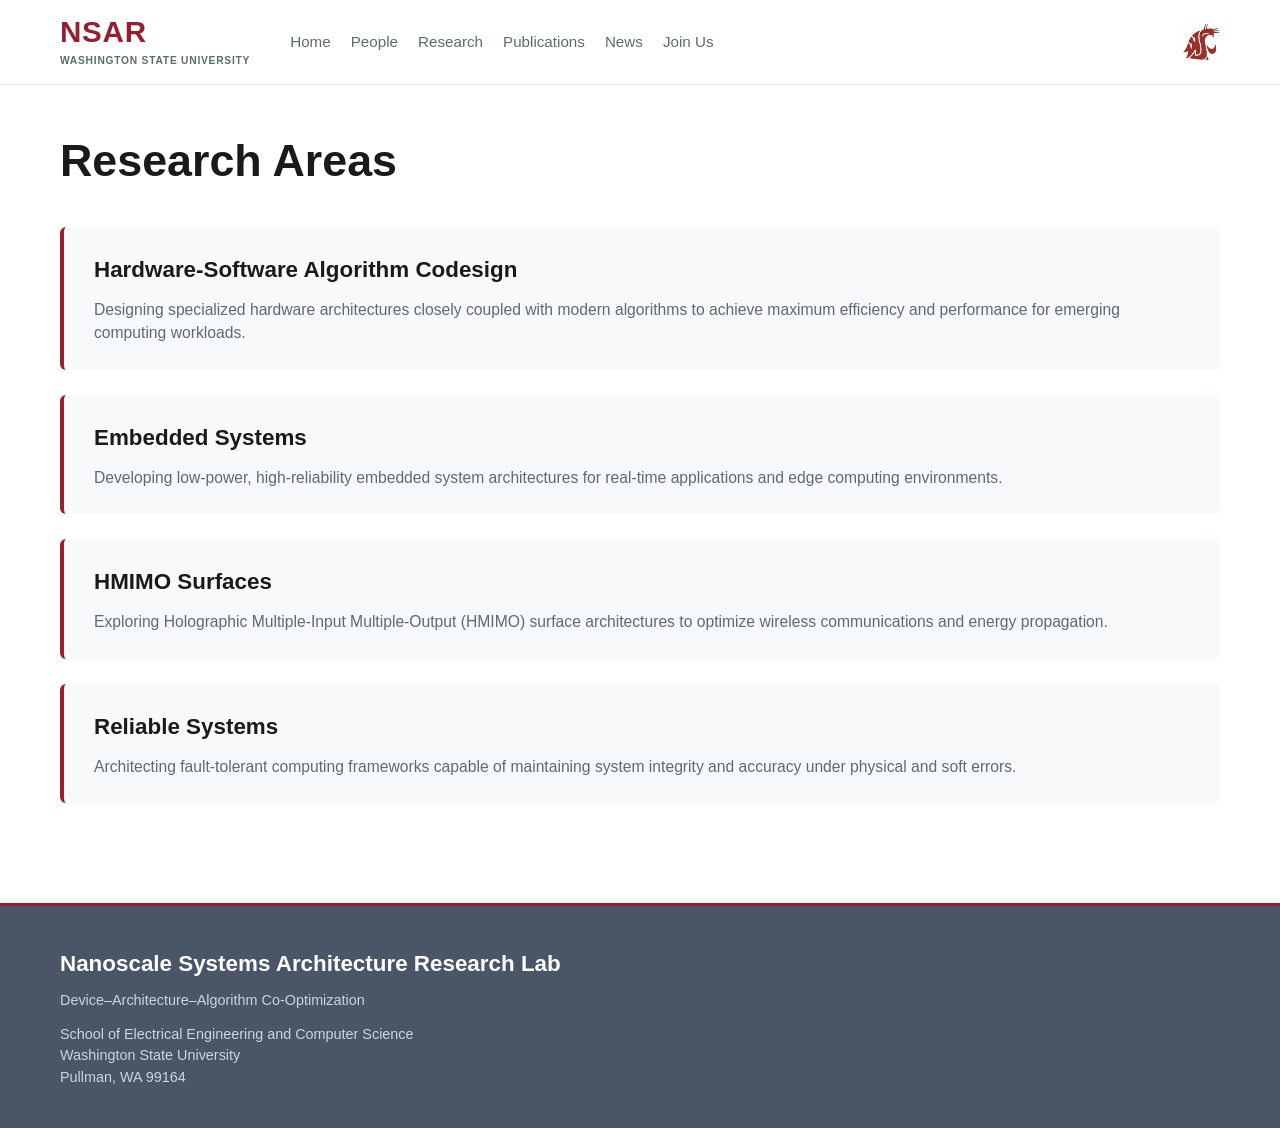
<file: research.html>
<!DOCTYPE html>
<html lang="en">
<head>
    <meta charset="UTF-8">
    <meta name="viewport" content="width=device-width, initial-scale=1.0">
    <title>Research | NSAR Lab | Washington State University</title>
    <link rel="stylesheet" href="styles.css">
</head>
<body>

    
<nav class="navbar">
    <div class="nav-container">
        
        <!-- Bloque Izquierdo: Nombre + Menú de Secciones -->
        <div class="nav-left">
            <div class="logo">
                <span class="lab-title" title="Nanoscale Systems Architecture Research Lab">NSAR</span>
                <span class="uni-title">WASHINGTON STATE UNIVERSITY</span>
            </div>
            <ul class="nav-links">
                <li><a href="index.html">Home</a></li>
                <li><a href="people.html">People</a></li>
                <li><a href="research.html">Research</a></li>
                <li><a href="publications.html">Publications</a></li>
                <li><a href="news.html">News</a></li>
                <li><a href="join-us.html">Join Us</a></li>
            </ul>
        </div>

        
        <div class="nav-right">
            <img src="./images/wsu-logo.png" alt="WSU Logo" class="wsu-logo">
        </div>

    </div>
</nav>

    
    <main class="main-content">
        <h1 class="page-title">Research Areas</h1>

        <!-- Lista de Proyectos/Áreas de Investigación -->
        <section class="research-grid">

            <article class="research-card">
                <h2>Hardware-Software Algorithm Codesign</h2>
                <p>
                    Designing specialized hardware architectures closely coupled with modern algorithms to achieve maximum efficiency and performance for emerging computing workloads.
                </p>
            </article>

            <article class="research-card">
                <h2>Embedded Systems</h2>
                <p>
                    Developing low-power, high-reliability embedded system architectures for real-time applications and edge computing environments.
                </p>
            </article>

            <article class="research-card">
                <h2>HMIMO Surfaces</h2>
                <p>
                    Exploring Holographic Multiple-Input Multiple-Output (HMIMO) surface architectures to optimize wireless communications and energy propagation.
                </p>
            </article>

            <article class="research-card">
                <h2>Reliable Systems</h2>
                <p>
                    Architecting fault-tolerant computing frameworks capable of maintaining system integrity and accuracy under physical and soft errors.
                </p>
            </article>

        </section>
    </main>


    <footer class="footer">
        <div class="footer-container">
            <h3 class="footer-title">Nanoscale Systems Architecture Research Lab</h3>
            <p class="footer-slogan">Device–Architecture–Algorithm Co-Optimization</p>
            <p>School of Electrical Engineering and Computer Science</p>
            <p>Washington State University</p>
            <p>Pullman, WA 99164</p>
        </div>
    </footer>

</body>
</html>
</file>
<file: styles.css>
* {
    margin: 0;
    padding: 0;
    box-sizing: border-box;
}

body {
    font-family: -apple-system, BlinkMacSystemFont, "Segoe UI", Roboto, Helvetica, Arial, sans-serif;
    background-color: #ffffff;
    color: #333333;
    line-height: 1.6;
    text-align: left;
}

.section-tag {
    display: none;
}

/* Barra de Navegación */
.navbar {
    border-bottom: 1px solid #e2e8f0;
    background-color: #ffffff;
    position: sticky;
    top: 0;
    z-index: 100;
    padding: 15px 60px;
}

.nav-container {
    width: 100%;
    display: flex;
    justify-content: space-between; 
    align-items: center;
}

.nav-left {
    display: flex;
    align-items: center;
    gap: 40px; 
}

.logo {
    display: flex;
    align-items: baseline;
    gap: 8px;
}

.lab-title {
    font-size: 1.4rem;
    font-weight: 800;
    color: #981e32; /* WSU Crimson */
}

.uni-title {
    font-size: 0.75rem;
    color: #5e6a71; /* WSU Gray */
    text-transform: uppercase;
    letter-spacing: 1px;
    font-weight: 600;
}

.nav-right {
    display: flex;
    align-items: center;
    gap: 30px;
}

.uni-title {
    font-size: 0.75rem;
    color: #5e6a71; /* WSU Gray */
    text-transform: uppercase;
    letter-spacing: 1px;
    font-weight: 600;
}

.nav-links {
    display: flex;
    list-style: none;
    gap: 20px;
}

.nav-links a {
    text-decoration: none;
    color: #5e6a71;
    font-size: 0.95rem;
    font-weight: 500;
    transition: color 0.2s;
}

.nav-links a:hover, .nav-links a.active {
    color: #981e32;
    border-bottom: 2px solid #981e32;
    padding-bottom: 4px;
}

.nav-right {
    display: flex;
    align-items: center;
}

.wsu-logo {
    height: 38px;
    width: auto;
    object-fit: contain;
}


.main-content {
    width: 100%;
    max-width: 100%; 
    padding: 40px 60px; 
    margin: 0;
    box-sizing: border-box;
    text-align: left;
}

.page-title {
    font-size: 2.8rem;
    color: #1a1a1a;
    font-weight: 800;
    margin-bottom: 30px;
}


.home-section {
    margin-bottom: 40px;
}

.section-heading {
    font-size: 1.6rem;
    color: #1a1a1a;
    margin-bottom: 15px;
    border-bottom: 2px solid #981e32;
    display: inline-block;
    padding-bottom: 4px;
}

.home-intro {
    background-color: #f8f9fa;
    border-left: 4px solid #981e32;
    padding: 25px 30px;
    border-radius: 8px;
    margin-top: 20px;
}

.intro-text {
    font-size: 1.15rem;
    color: #333333;
    margin-bottom: 15px;
}

.intro-text strong {
    color: #981e32;
}

/* Lista de Noticias */
.news-list {
    display: flex;
    flex-direction: column;
    gap: 15px;
    margin-top: 15px;
}

.news-item {
    display: flex;
    align-items: baseline;
    gap: 15px;
    padding: 12px 15px;
    background-color: #f8f9fa;
    border-radius: 6px;
    border-left: 3px solid #5e6a71;
    transition: border-left-color 0.2s ease, transform 0.2s ease;
}

.news-item:hover {
    border-left-color: #981e32;
    transform: translateX(4px);
}

.news-date {
    font-size: 0.85rem;
    font-weight: 700;
    color: #981e32;
    min-width: 75px;
}

.news-text {
    font-size: 0.95rem;
    color: #333333;
}


.pi-card {
    display: flex;
    gap: 30px;
    margin-bottom: 40px;
    align-items: flex-start;
}

.pi-photo {
    width: 240px;
    height: 280px;
    object-fit: cover;
    border-radius: 12px;
    box-shadow: 0 4px 12px rgba(0, 0, 0, 0.08);
}

.pi-info {
    text-align: left;
}

.pi-info h2 {
    font-size: 1.8rem;
    color: #1a1a1a;
    margin-bottom: 5px;
}

.pi-role {
    color: #5e6a71;
    font-size: 1rem;
    margin-bottom: 15px;
    font-weight: 500;
}

.pi-bio {
    color: #4a5568;
    font-size: 0.98rem;
}

.divider {
    border: 0;
    height: 1px;
    background-color: #e2e8f0;
    margin: 40px 0;
}


.group-section {
    margin-bottom: 50px;
    text-align: left;
}

.group-section h2 {
    font-size: 1.5rem;
    color: #981e32;
    border-bottom: 2px solid #981e32;
    display: inline-block;
    padding-bottom: 4px;
    margin-bottom: 25px;
}


.student-grid {
    display: grid;
    grid-template-columns: repeat(auto-fill, minmax(200px, 220px));
    gap: 20px;
    justify-content: start;
}


.student-card-vertical {
    display: flex;
    flex-direction: column;
    background-color: #f8f9fa;
    border-radius: 8px;
    border-top: 3px solid #981e32;
    padding: 15px;
    text-align: left;
    box-shadow: 0 2px 6px rgba(0, 0, 0, 0.05);
    transition: transform 0.2s ease, box-shadow 0.2s ease;
}

.student-card-vertical:hover {
    transform: translateY(-4px);
    box-shadow: 0 5px 12px rgba(0, 0, 0, 0.1);
}

.student-photo-vertical {
    width: 100%;
    height: 180px;
    object-fit: cover;
    border-radius: 6px;
    margin-bottom: 12px;
}

.student-info-vertical h3 {
    font-size: 1.05rem;
    color: #1a1a1a;
    line-height: 1.2;
    margin-bottom: 4px;
}

.student-info-vertical .role {
    font-size: 0.8rem;
    color: #981e32;
    font-weight: 700;
    margin-bottom: 8px;
}

.student-info-vertical .bio {
    font-size: 0.82rem;
    color: #5e6a71;
    line-height: 1.35;
}


.research-grid {
    display: flex;
    flex-direction: column;
    gap: 25px;
    margin-top: 20px;
}

.research-card {
    background-color: #f8f9fa;
    border-left: 4px solid #981e32;
    padding: 25px 30px;
    border-radius: 6px;
    transition: transform 0.2s ease, box-shadow 0.2s ease;
}

.research-card:hover {
    transform: translateX(6px);
    box-shadow: 0 4px 12px rgba(0, 0, 0, 0.08);
}

.research-card h2 {
    font-size: 1.4rem;
    color: #1a1a1a;
    margin-bottom: 10px;
}

.research-card p {
    color: #5e6a71;
    font-size: 0.98rem;
    line-height: 1.5;
}


.footer {
    background-color: #4a5568; 
    color: #ffffff;           
    padding: 40px 0;
    margin-top: 60px;
    border-top: 3px solid #981e32; 
}

.footer-container {
    max-width: 100%;
    padding: 0 60px;
    margin: 0;
    text-align: left;
}

.footer-title {
    font-size: 1.4rem;
    font-weight: 800;
    color: #ffffff;
    margin-bottom: 8px;
}

.footer-slogan {
    font-size: 0.95rem;
    color: #e2e8f0; 
    margin-bottom: 12px;
}

.footer-container p {
    font-size: 0.9rem;
    color: #cbd5e0; 
    line-height: 1.5;
}

@media (max-width: 768px) {
    .navbar {
        padding: 15px 20px;
    }
    .main-content, .footer-container {
        margin: 20px;
    }
    .pi-card {
        flex-direction: column;
    }
    .pi-photo {
        width: 100%;
        height: auto;
    }
    .nav-container {
        flex-direction: column;
        align-items: flex-start;
        gap: 15px;
    }
}

.home-layout {
    display: grid;
    grid-template-columns: 1fr 1fr; 
    gap: 30px; 
    align-items: start;
    width: 100%;
}


.right-content {
    width: 100%;
    display: flex;
    justify-content: flex-start; 
}

.image-slider {
    position: relative;
    width: 100%;
    max-width: 100%; 
    height: 380px;    
    border-radius: 12px;
    overflow: hidden;
    box-shadow: 0 4px 15px rgba(0, 0, 0, 0.12);
    border-top: 4px solid #981e32;
}


.slide-img {
    position: absolute;
    top: 0;
    left: 0;
    width: 100%;
    height: 100%;
    object-fit: cover;
    opacity: 0;
    animation: fadeSlider 15s infinite;
}


.img-1 { animation-delay: 0s; }
.img-2 { animation-delay: 5s; }
.img-3 { animation-delay: 10s; }


@keyframes fadeSlider {
    0% { opacity: 0; }
    10% { opacity: 1; }  
    33% { opacity: 1; }  
    43% { opacity: 0; }
    100% { opacity: 0; }
}


@media (max-width: 850px) {
    .home-layout {
        grid-template-columns: 1fr;
    }
    .image-slider {
        height: 250px;
    }
}

.pub-intro {
    font-size: 1.1rem;
    color: #5e6a71;
    margin-bottom: 40px;
    max-width: 900px;
}


.pub-year-section {
    margin-bottom: 45px;
}

.year-heading {
    font-size: 1.8rem;
    color: #981e32; 
    border-bottom: 2px solid #981e32;
    display: inline-block;
    padding-bottom: 4px;
    margin-bottom: 20px;
}

.pub-list {
    display: flex;
    flex-direction: column;
    gap: 20px;
}


.pub-item {
    display: flex;
    gap: 20px;
    align-items: flex-start;
    padding: 20px 25px;
    background-color: #f8f9fa;
    border-radius: 8px;
    border-left: 4px solid #5e6a71; 
    transition: border-left-color 0.2s ease, transform 0.2s ease, box-shadow 0.2s ease;
}

.pub-item:hover {
    border-left-color: #981e32; 
    transform: translateX(4px);
    box-shadow: 0 4px 12px rgba(0, 0, 0, 0.06);
}


.pub-badge-container {
    min-width: 100px;
}

.pub-badge {
    display: inline-block;
    padding: 4px 10px;
    font-size: 0.75rem;
    font-weight: 700;
    text-transform: uppercase;
    letter-spacing: 0.8px;
    border-radius: 4px;
    text-align: center;
}

.pub-badge.conference {
    background-color: #981e32; 
    color: #ffffff;
}

.pub-badge.journal {
    background-color: #5e6a71; 
    color: #ffffff;
}


.pub-details {
    flex-grow: 1;
}

.pub-title {
    font-size: 1.15rem;
    color: #1a1a1a;
    font-weight: 700;
    margin-bottom: 6px;
    line-height: 1.35;
}

.pub-authors {
    font-size: 0.95rem;
    color: #4a5568;
    margin-bottom: 6px;
}

.pub-venue {
    font-size: 0.9rem;
    color: #5e6a71;
    margin-bottom: 12px;
}

/* link buttons (PDF, BibTeX, DOI, Code) */
.pub-links {
    display: flex;
    gap: 10px;
}

.pub-btn {
    display: inline-block;
    padding: 4px 12px;
    font-size: 0.8rem;
    font-weight: 600;
    color: #981e32;
    border: 1px solid #981e32;
    border-radius: 4px;
    text-decoration: none;
    transition: background-color 0.2s ease, color 0.2s ease;
}

.pub-btn:hover {
    background-color: #981e32;
    color: #ffffff;
}

.pub-btn.code-btn {
    color: #5e6a71;
    border-color: #5e6a71;
}

.pub-btn.code-btn:hover {
    background-color: #5e6a71;
    color: #ffffff;
}

/* Adaptación Responsive para Móviles */
@media (max-width: 850px) {
    .pub-item {
        flex-direction: column;
        gap: 10px;
    }
}


/* ==========================================
    Join Us
   ========================================== */

.join-intro {
    font-size: 1.1rem;
    color: #4a5568;
    margin-bottom: 35px;
    line-height: 1.6;
    max-width: 950px;
}

.positions-section {
    margin-bottom: 45px;
}

.position-card {
    background-color: #f8f9fa;
    border-left: 4px solid #981e32;
    padding: 25px 30px;
    border-radius: 8px;
    margin-bottom: 20px;
    box-shadow: 0 2px 6px rgba(0, 0, 0, 0.04);
}

.position-header {
    display: flex;
    align-items: center;
    gap: 15px;
    margin-bottom: 12px;
}

.position-header h3 {
    font-size: 1.3rem;
    color: #1a1a1a;
}

.pos-badge {
    padding: 4px 10px;
    font-size: 0.75rem;
    font-weight: 700;
    text-transform: uppercase;
    letter-spacing: 0.8px;
    border-radius: 4px;
    color: #ffffff;
    white-space: nowrap;
}

.pos-badge.phd {
    background-color: #981e32; /* Crimson WSU */
}

.pos-badge.ms {
    background-color: #5e6a71; /* Gray WSU */
}

.pos-desc {
    font-size: 0.98rem;
    color: #4a5568;
    margin-bottom: 15px;
}

.pos-requirements {
    font-size: 0.92rem;
    color: #5e6a71;
}

.pos-requirements ul {
    margin-top: 8px;
    padding-left: 20px;
}

.pos-requirements li {
    margin-bottom: 4px;
}


.guidelines-box {
    background-color: #ffffff;
    border: 1px solid #e2e8f0;
    border-radius: 8px;
    padding: 25px 30px;
    margin-top: 15px;
}

.subject-format {
    background-color: #f1f5f9;
    border-left: 3px solid #5e6a71;
    padding: 12px 18px;
    border-radius: 4px;
    margin: 20px 0;
}

.format-label {
    display: block;
    font-size: 0.85rem;
    font-weight: 700;
    color: #981e32;
    margin-bottom: 4px;
}

.subject-format code {
    font-family: Consolas, Monaco, monospace;
    font-size: 0.9rem;
    color: #1a1a1a;
}

.checklist {
    margin-bottom: 20px;
}

.checklist ul {
    margin-top: 8px;
    padding-left: 20px;
}

.checklist li {
    font-size: 0.95rem;
    color: #4a5568;
    margin-bottom: 6px;
}

.important-note {
    background-color: #fef2f2;
    border: 1px solid #fecaca;
    color: #991b1b;
    padding: 15px 20px;
    border-radius: 6px;
    font-size: 0.9rem;
    line-height: 1.5;
}

.important-note a {
    color: #981e32;
    font-weight: 700;
    text-decoration: underline;
}


/* ==========================================
   (News)
   ========================================== */

.news-page-intro {
    font-size: 1.1rem;
    color: #5e6a71;
    margin-bottom: 35px;
    max-width: 900px;
}

.news-timeline {
    display: flex;
    flex-direction: column;
    gap: 25px;
    max-width: 950px;
}

/* Tarjeta amplia de Noticia */
.news-card {
    background-color: #f8f9fa;
    border-left: 4px solid #981e32; /* Carmesí WSU */
    padding: 22px 28px;
    border-radius: 8px;
    box-shadow: 0 2px 6px rgba(0, 0, 0, 0.04);
    transition: transform 0.2s ease, box-shadow 0.2s ease;
}

.news-card:hover {
    transform: translateX(4px);
    box-shadow: 0 4px 12px rgba(0, 0, 0, 0.08);
}

.news-card-header {
    display: flex;
    align-items: center;
    gap: 15px;
    margin-bottom: 10px;
}

.news-card-date {
    font-size: 0.85rem;
    font-weight: 700;
    color: #5e6a71;
}

/* Insignias/Badges de Tipo de Noticia */
.news-badge {
    padding: 3px 9px;
    font-size: 0.72rem;
    font-weight: 700;
    text-transform: uppercase;
    letter-spacing: 0.8px;
    border-radius: 4px;
    color: #ffffff;
}

.news-badge.new-member {
    background-color: #5e6a71; /* Gris WSU */
}

.news-badge.paper {
    background-color: #981e32; /* Carmesí WSU */
}

.news-badge.talk {
    background-color: #2b6cb0; /* Azul académico */
}

.news-badge.grant {
    background-color: #2f855a; /* Verde logro */
}

.news-card h3 {
    font-size: 1.25rem;
    color: #1a1a1a;
    margin-bottom: 8px;
}

.news-card p {
    font-size: 0.96rem;
    color: #4a5568;
    line-height: 1.55;
}

/* NSAR identity and homepage collaborators */
.logo {
    flex-direction: column;
    align-items: flex-start;
    gap: 0;
    flex-shrink: 0;
}

.lab-title {
    font-size: 1.85rem;
    line-height: 1.15;
    letter-spacing: 0.025em;
}

.uni-title {
    font-size: 0.64rem;
    margin-top: 4px;
    letter-spacing: 0.075em;
}

.home-title {
    max-width: 1100px;
    font-size: clamp(2rem, 3.6vw, 3.2rem);
    line-height: 1.15;
    letter-spacing: -0.025em;
    margin-bottom: 36px;
    text-wrap: balance;
}

.home-layout > *, .nav-left { min-width: 0; }
.home-intro { margin-top: 8px; padding: 24px 28px; }
.home-intro .intro-text { font-size: 1.05rem; }
.home-intro p + p { color: #4a5568; font-size: 1rem; }

.collaborators-section {
    margin-top: 12px;
    padding-top: 28px;
    border-top: 1px solid #e2e8f0;
}

.collaborator-grid {
    display: grid;
    grid-template-columns: repeat(6, minmax(0, 1fr));
    gap: 18px;
    margin-top: 18px;
}

.collaborator {
    display: flex;
    flex-direction: column;
    align-items: center;
    justify-content: flex-start;
    gap: 16px;
    padding: 24px 12px 20px;
    border: 1px solid #e2e8f0;
    border-radius: 8px;
    background: #fff;
    text-decoration: none;
    color: #333;
    transition: border-color 0.2s, background-color 0.2s;
}

.collaborator:hover, .collaborator:focus-visible {
    border-color: #981e32;
    background-color: #fafafa;
}

.collaborator:focus-visible, .nav-links a:focus-visible {
    outline: 2px solid #981e32;
    outline-offset: 4px;
}

.collaborator-logo {
    display: flex;
    align-items: center;
    justify-content: center;
    width: 100%;
    height: 70px;
}

.collaborator-logo img {
    display: block;
    width: auto;
    height: auto;
    max-width: 100%;
    max-height: 66px;
    object-fit: contain;
}

.collaborator-logo .logo-amd { width: 118px; filter: brightness(0); }
.collaborator-logo .logo-intel { width: 105px; }
.collaborator-logo .logo-nokia { width: 130px; }
.collaborator-logo .logo-purdue { width: 130px; }
.collaborator-logo .logo-rpi { width: 100px; }
.collaborator-logo .logo-minnesota { width: 66px; }

.collaborator-name {
    font-size: 0.85rem;
    font-weight: 600;
    line-height: 1.4;
    text-align: center;
}

@media (max-width: 1150px) {
    .navbar { padding: 15px 32px; }
    .nav-left { gap: 28px; }
    .nav-links { gap: 16px; }
    .main-content { padding: 36px 32px; }
    .footer-container { padding: 0 32px; }
    .collaborator-grid { grid-template-columns: repeat(3, minmax(0, 1fr)); }
}

@media (max-width: 850px) {
    .nav-container { align-items: flex-start; gap: 20px; }
    .nav-left { flex-direction: column; align-items: flex-start; gap: 18px; }
    .nav-links { flex-wrap: wrap; gap: 10px 20px; }
    .nav-right { padding-top: 4px; }
    .home-section { margin-bottom: 0; }
    .home-layout { gap: 28px; }
    .collaborators-section { margin-top: 32px; }
}

@media (max-width: 768px) {
    .navbar { padding: 16px 20px; }
    .nav-container { flex-direction: row; }
    .nav-left { flex: 1; }
    .main-content { padding: 30px 20px; margin: 0; }
    .footer-container { padding: 0 20px; margin: 0; }
    .home-title { margin-bottom: 28px; }
    .home-intro { padding: 20px; }
    .collaborator-grid { grid-template-columns: repeat(2, minmax(0, 1fr)); gap: 12px; }
    .collaborator { padding: 20px 12px 18px; }
    .footer { margin-top: 24px; }
    .footer-title { font-size: 1.15rem; }
}

@media (max-width: 380px) {
    .nav-right { display: none; }
    .collaborator-grid { grid-template-columns: 1fr; }
}

@media (prefers-reduced-motion: reduce) {
    .slide-img { animation: none; }
    .slide-img.img-1 { opacity: 1; }
    .collaborator { transition: none; }
}
</file>
